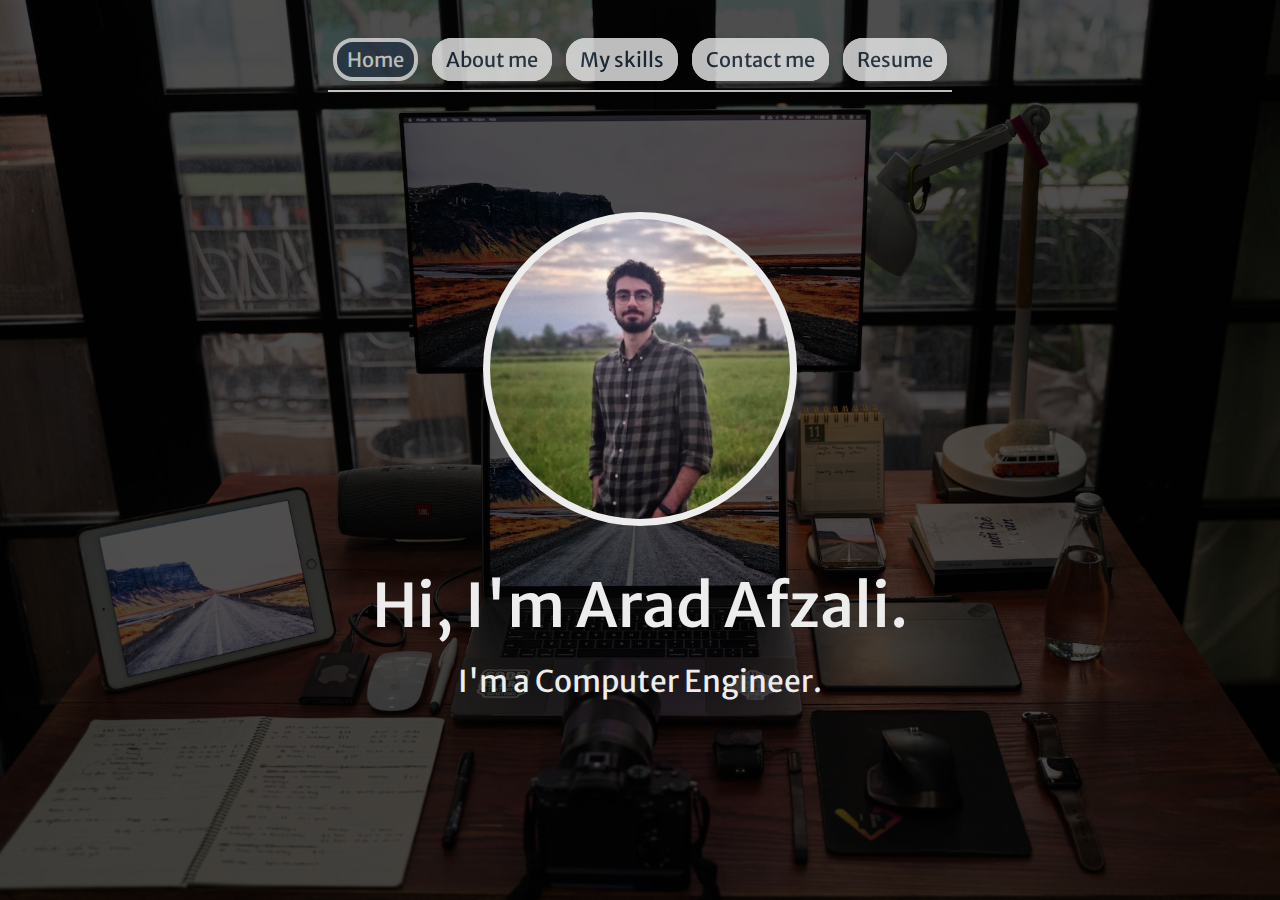
<file: index.html>
<!DOCTYPE html>
<html lang="en">
  <head>
    <meta charset="UTF-8" />
    <meta http-equiv="X-UA-Compatible" content="IE=edge" />
    <meta name="viewport" content="width=device-width, initial-scale=1.0" />
    <meta
      name="keywords"
      content="Arad Afzali, Computer Engineer, Arad Haji Ali Afzali"
    />
    <meta name="description" content="personal website , biography" />
    <meta name="author" content="Arad Afzali" />
    <link rel="stylesheet" href="style.css" />

    <link rel="preconnect" href="https://fonts.googleapis.com" />
    <link rel="preconnect" href="https://fonts.gstatic.com" crossorigin />
    <link
      href="https://fonts.googleapis.com/css2?family=Merriweather&family=Merriweather+Sans:wght@400;500&display=swap"
      rel="stylesheet"
    />
    <title>Arad Afzali - Home</title>
    <link rel="icon" href="./pictures/logo.png">
  </head>
  <body>
    <header>
      <div class="HeaderContainer">
        <nav>
          <ul>
            <li>
              <a class="active" href="index.html"><span>Home</span></a>
            </li>
            <li>
              <a href="aboutme.html"><span>About me</span></a>
            </li>
            <li>
              <a href="skills.html"><span>My skills</span></a>
            </li>
            <li>
              <a href="contact.html"><span>Contact me</span></a>
            </li>
            <li>
              <a href="resume.html"><span>Resume</span></a>
            </li>
          </ul>
        </nav>
      </div>
    </header>
    <main>
      <div class="MainContainer">
        <div class="ProfilePhoto">
          <div class="Image">
            <img src="./pictures/profilephoto.jpg" alt="" />
          </div>
        </div>
        <div class="FirstText">
          <div class="text">
            <h1>Hi, I'm Arad Afzali.</h1>
          </div>
        </div>
        <div class="SecondText">
          <div class="text">
            <h2>I'm a Computer Engineer.</h2>
          </div>
        </div>
      </div>
    </main>
  </body>
</html>
</file>
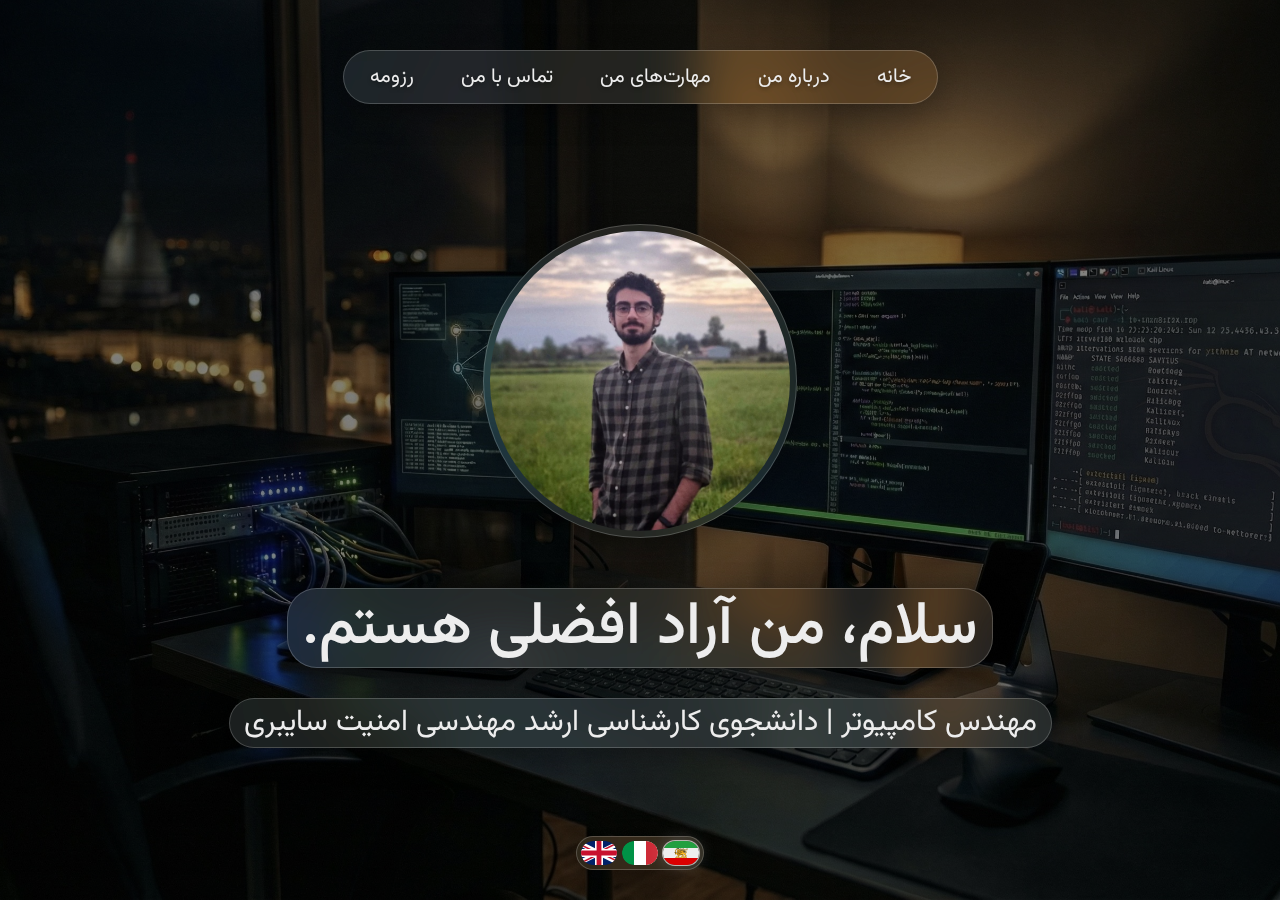
<file: fa/index.html>
<!DOCTYPE html>
<html lang="fa" dir="rtl">
  <head>
    <meta charset="UTF-8" />
    <meta http-equiv="X-UA-Compatible" content="IE=edge" />
    <meta name="viewport" content="width=device-width, initial-scale=1.0" />
    <meta
      name="keywords"
      content="آراد افضلی, مهندس کامپیوتر, آراد حاجی علی افضلی, مهندسی امنیت سایبری"
    />
    <meta name="description" content="وب سایت شخصی، بیوگرافی" />
    <meta name="author" content="آراد افضلی" />
    
    <!-- Open Graph / Facebook -->
    <meta property="og:type" content="website" />
    <meta property="og:url" content="https://aradafzali.com/fa/" />
    <meta property="og:title" content="آراد افضلی - مهندس کامپیوتر" />
    <meta property="og:description" content="دانشجوی کارشناسی ارشد مهندسی امنیت سایبری. علاقه‌مند به سیستم‌های امن و راهکارهای فناوری نوآورانه." />
    <meta property="og:image" content="https://aradafzali.com/pictures/profilephoto.jpg" />
    
    <!-- Twitter -->
    <meta property="twitter:card" content="summary_large_image" />
    <meta property="twitter:url" content="https://aradafzali.com/fa/" />
    <meta property="twitter:title" content="آراد افضلی - مهندس کامپیوتر" />
    <meta property="twitter:description" content="دانشجوی کارشناسی ارشد مهندسی امنیت سایبری. علاقه‌مند به سیستم‌های امن و راهکارهای فناوری نوآورانه." />
    <meta property="twitter:image" content="https://aradafzali.com/pictures/profilephoto.jpg" />
    
    <!-- Preload critical resources -->
    <link rel="preload" href="../style.min.css" as="style" />
    <link rel="preload" href="../pictures/profilephoto.jpg" as="image" />
    <link rel="preload" href="../components.js" as="script" />
    <link rel="preload" href="../activePage.js" as="script" />
    
    <link rel="stylesheet" href="../style.min.css" />

    <!-- DNS prefetch for external resources -->
    <link rel="dns-prefetch" href="https://fonts.googleapis.com" />
    <link rel="preconnect" href="https://fonts.gstatic.com" crossorigin />
    <link
      href="https://fonts.googleapis.com/css2?family=Merriweather&family=Merriweather+Sans:wght@400;500&family=Vazirmatn:wght@400;500&display=swap"
      rel="stylesheet"
    />
    <title>آراد افضلی - خانه</title>
    <link rel="icon" href="../pictures/logo.png">
    <link rel="apple-touch-icon" href="../pictures/logo.png">
    <link rel="manifest" href="../manifest.json">
  </head>
  <body>
    <noscript>
      <style>
        .noscript-warning{position:fixed;top:0;left:0;right:0;background:#ff9800;color:#000;padding:10px;text-align:center;z-index:10000;font-family:sans-serif;}
      </style>
      <div class="noscript-warning">جاوااسکریپت برای ناوبری ضروری است. لطفاً جاوااسکریپت را فعال کنید.</div>
    </noscript>
    <div id="language-toggle"></div>
    <div id="navigation"></div>
    <main id="main-content" role="main">
      <div class="MainContainer">
        <div class="ProfilePhoto">
          <div class="Image">
            <img src="../pictures/profilephoto.jpg" alt="آراد افضلی" fetchpriority="high" loading="eager" width="300" height="300" />
          </div>
        </div>
        <div class="FirstText">
          <h1>سلام، من آراد افضلی هستم.</h1>
        </div>
        <div class="SecondText">
          <h2>مهندس کامپیوتر | دانشجوی کارشناسی ارشد مهندسی امنیت سایبری</h2>
        </div>
      </div>
    </main>
    <script src="../components.js"></script>
    <script src="../activePage.js" defer></script>
  </body>
</html>
</file>
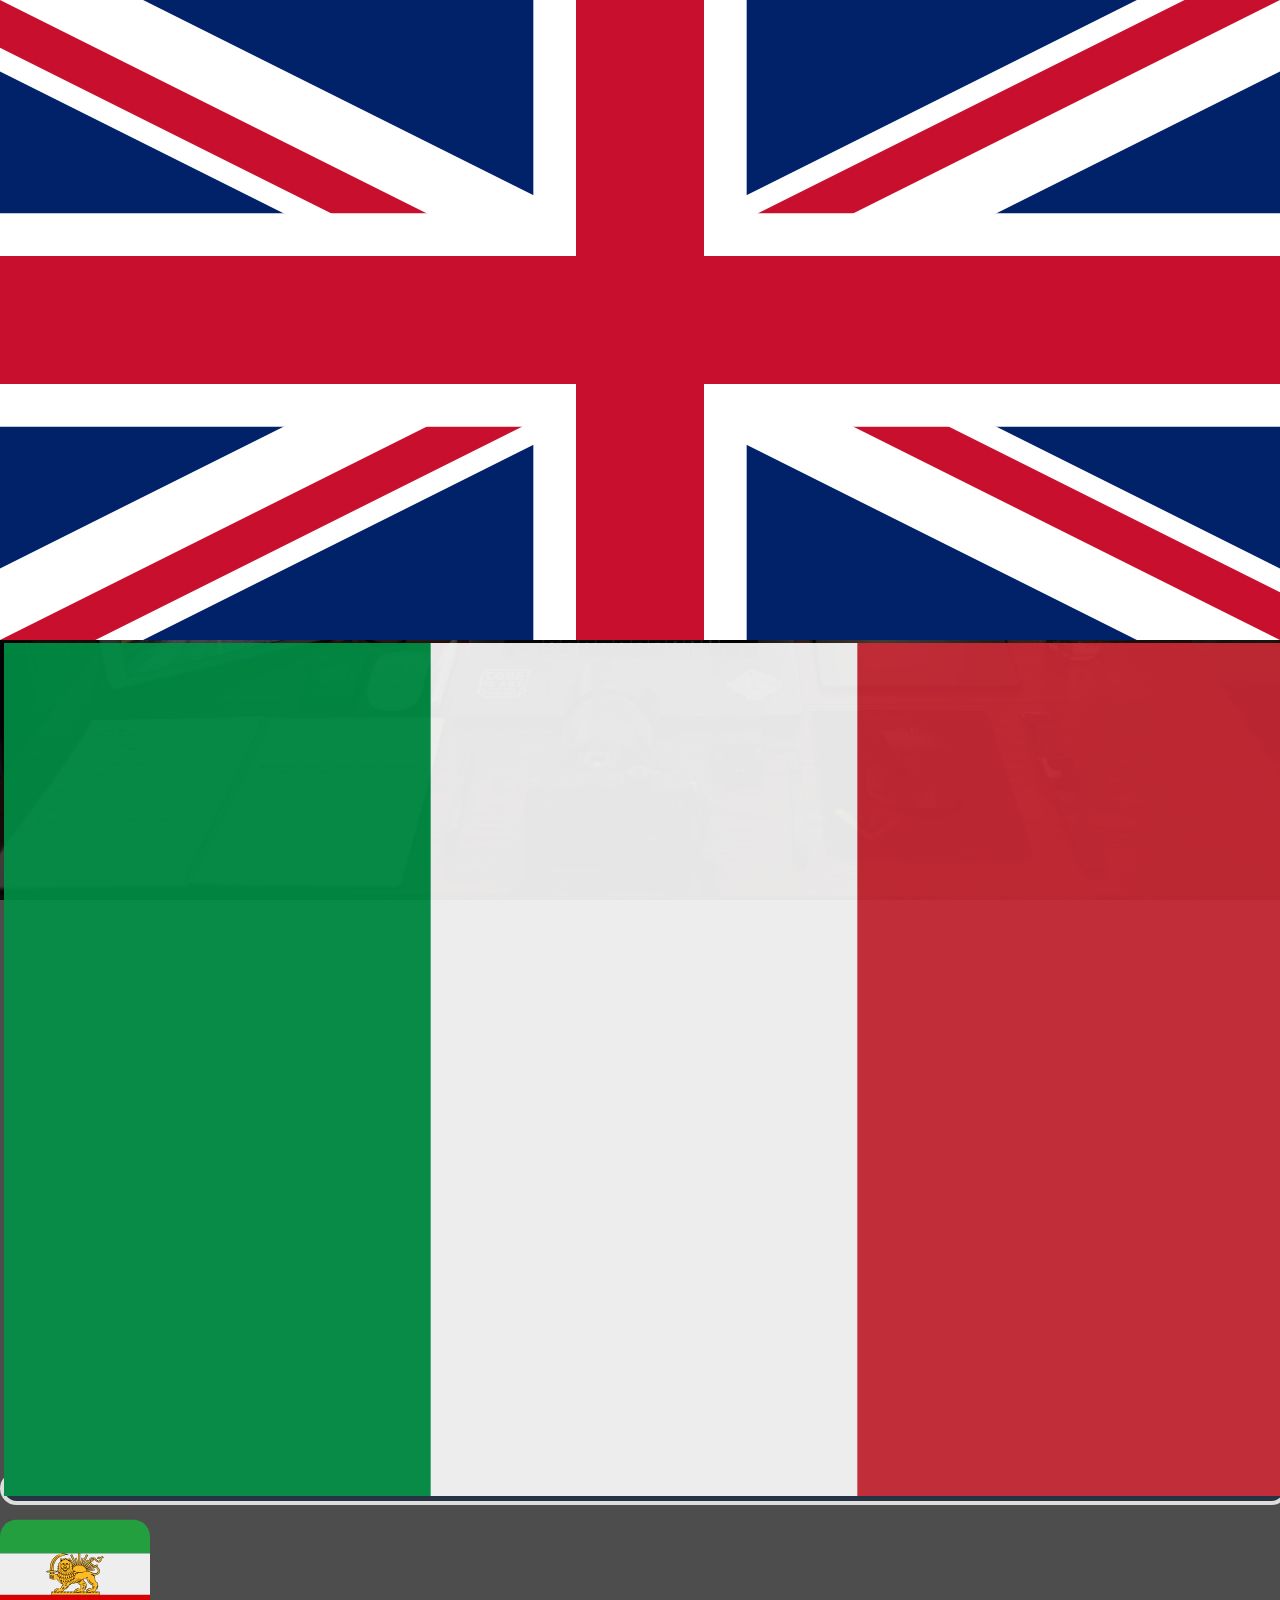
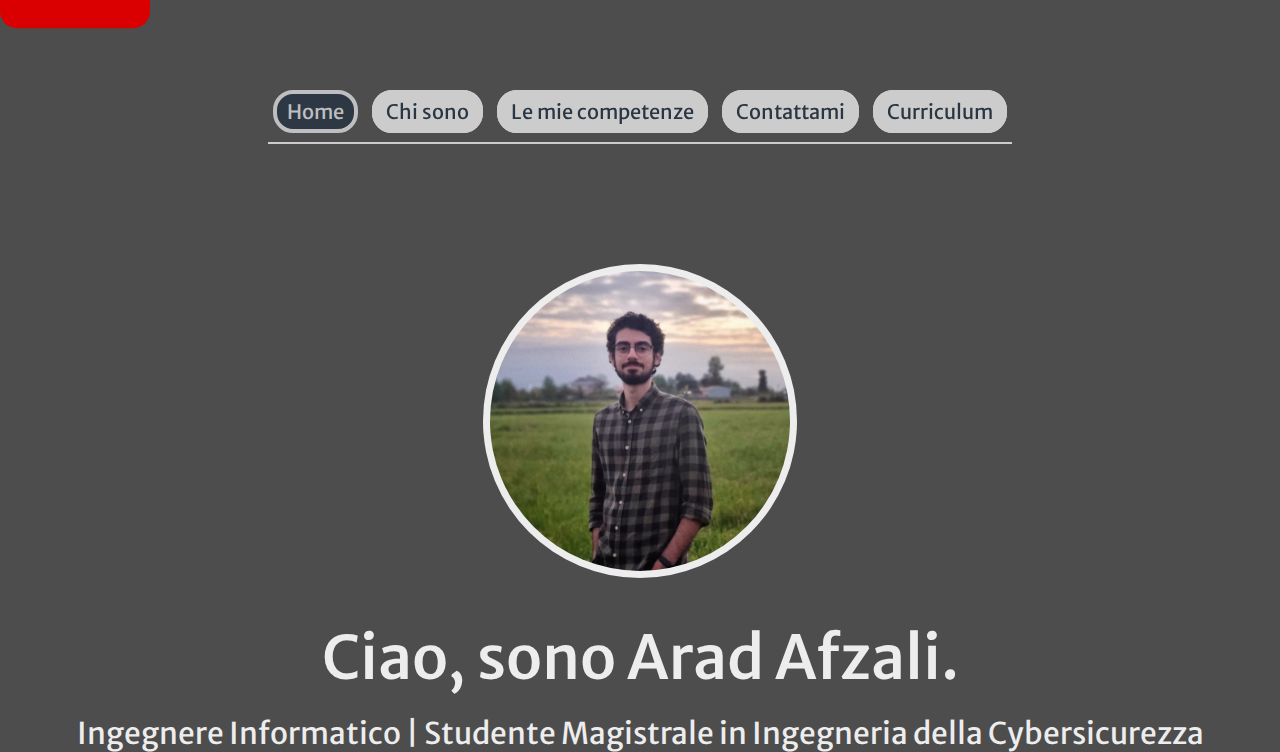
<file: it/index.html>
<!DOCTYPE html>
<html lang="it">
  <head>
    <meta charset="UTF-8" />
    <meta http-equiv="X-UA-Compatible" content="IE=edge" />
    <meta name="viewport" content="width=device-width, initial-scale=1.0" />
    <meta
      name="keywords"
      content="Arad Afzali, Ingegnere Informatico, Arad Haji Ali Afzali, Ingegneria della Cybersicurezza"
    />
    <meta name="description" content="sito web personale, biografia" />
    <meta name="author" content="Arad Afzali" />
    <link rel="stylesheet" href="../style.css" />

    <link rel="preconnect" href="https://fonts.googleapis.com" />
    <link rel="preconnect" href="https://fonts.gstatic.com" crossorigin />
    <link
      href="https://fonts.googleapis.com/css2?family=Merriweather&family=Merriweather+Sans:wght@400;500&display=swap"
      rel="stylesheet"
    />
    <title>Arad Afzali - Home</title>
    <link rel="icon" href="../pictures/logo.png">
  </head>
  <body>
    <div class="LanguageToggle">
      <div class="toggle-container">
        <a href="../index.html"><img src="../pictures/flag-uk.svg" alt="English"></a>
        <a href="index.html" class="active"><img src="../pictures/flag-italy.svg" alt="Italian"></a>
        <a href="../fa/index.html"><img src="../pictures/flag-iran.svg" alt="Persian"></a>
      </div>
    </div>
    <header>
      <div class="HeaderContainer">
        <nav>
          <ul>
            <li>
              <a class="active" href="index.html"><span>Home</span></a>
            </li>
            <li>
              <a href="aboutme.html"><span>Chi sono</span></a>
            </li>
            <li>
              <a href="skills.html"><span>Le mie competenze</span></a>
            </li>
            <li>
              <a href="contact.html"><span>Contattami</span></a>
            </li>
            <li>
              <a href="resume.html"><span>Curriculum</span></a>
            </li>
          </ul>
        </nav>
      </div>
    </header>
    <main>
      <div class="MainContainer">
        <div class="ProfilePhoto">
          <div class="Image">
            <img src="../pictures/profilephoto.jpg" alt="Arad Afzali" fetchpriority="high" loading="eager"/>
          </div>
        </div>
        <div class="FirstText">
          <div class="text">
            <h1>Ciao, sono Arad Afzali.</h1>
          </div>
        </div>
        <div class="SecondText">
          <div class="text">
            <h2>Ingegnere Informatico | Studente Magistrale in Ingegneria della Cybersicurezza</h2>
          </div>
        </div>
      </div>
    </main>
  </body>
</html>
</file>
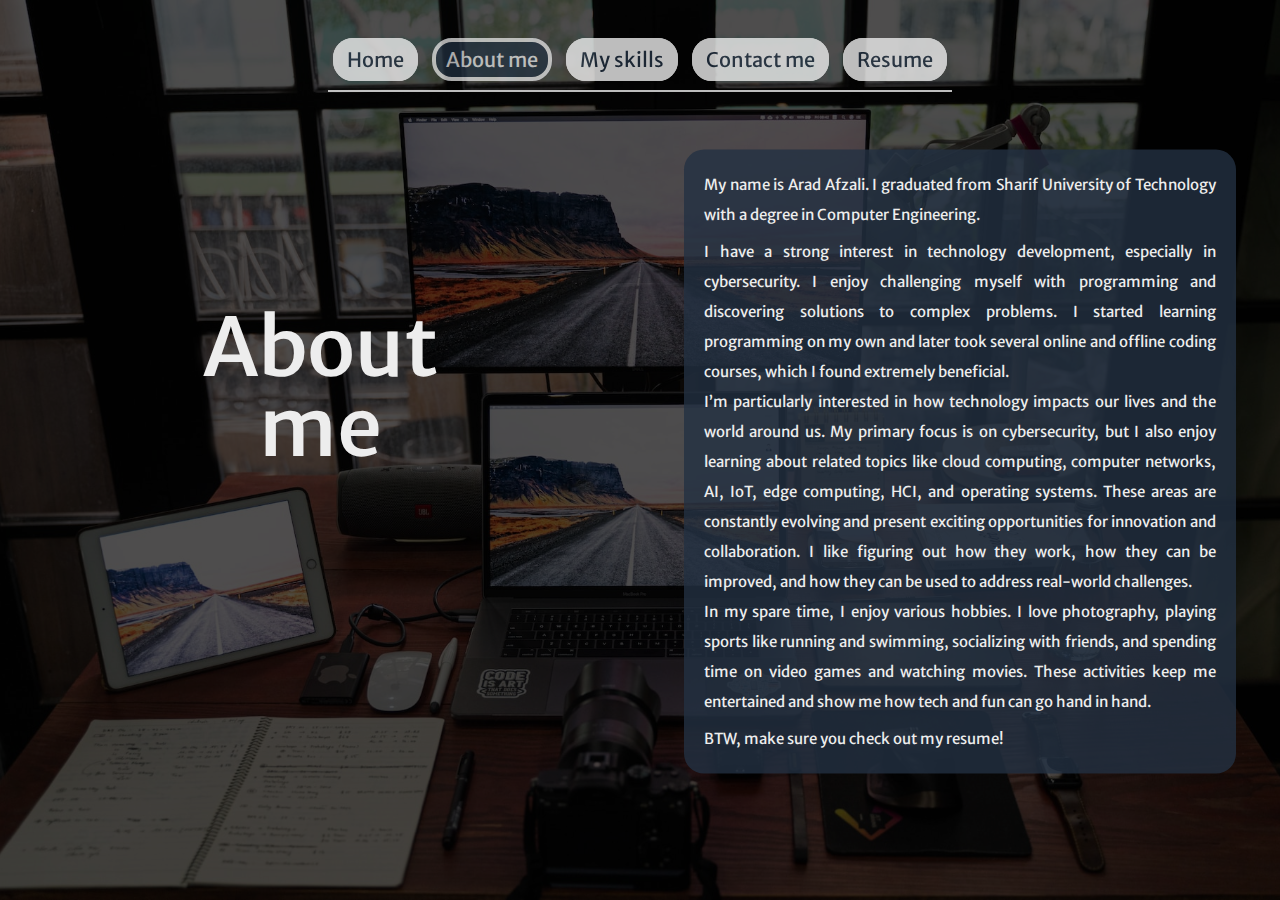
<file: aboutme.html>
<!DOCTYPE html>
<html lang="en">
  <head>
    <meta charset="UTF-8" />
    <meta http-equiv="X-UA-Compatible" content="IE=edge" />
    <meta name="viewport" content="width=device-width, initial-scale=1.0" />
    <link rel="stylesheet" href="style.css" />

    <link rel="preconnect" href="https://fonts.googleapis.com" />
    <link rel="preconnect" href="https://fonts.gstatic.com" crossorigin />
    <link
      href="https://fonts.googleapis.com/css2?family=Merriweather&family=Merriweather+Sans:wght@400;500&display=swap"
      rel="stylesheet"
    />
    <title>Arad Afzali - About me</title>
    <link rel="icon" href="./pictures/logo.png">

  </head>
  <body>
    <header>
      <div class="HeaderContainer">
        <nav>
          <ul>
            <li>
              <a href="index.html"><span>Home</span></a>
            </li>
            <li>
              <a class="active" href="aboutme.html"><span>About me</span></a>
            </li>
            <li>
              <a href="skills.html"><span>My skills</span></a>
            </li>
            <li>
              <a href="contact.html"><span>Contact me</span></a>
            </li>
            <li>
              <a href="resume.html"><span>Resume</span></a>
            </li>
          </ul>
        </nav>
      </div>
    </header>
    <main>
      <div class="MainContainer">
        <div class="Cols">
          <div class="ColTitle">
            <h1>
              About <br />
              me
            </h1>
          </div>
          <div class="ColRight">
            <div class="ColText">
              <p style="padding-bottom: 7px; text-align: justify;">
                My name is Arad Afzali. I graduated from Sharif University of Technology with a degree in Computer Engineering.
              </p>
              <p style="padding-bottom: 7px; text-align: justify;">
                I have a strong interest in technology development, especially in cybersecurity. I enjoy challenging myself with programming and discovering solutions to complex problems. I started learning programming on my own and later took several online and offline coding courses, which I found extremely beneficial.
                <br>
                I’m particularly interested in how technology impacts our lives and the world around us. My primary focus is on cybersecurity, but I also enjoy learning about related topics like cloud computing, computer networks, AI, IoT, edge computing, HCI, and operating systems. These areas are constantly evolving and present exciting opportunities for innovation and collaboration. I like figuring out how they work, how they can be improved, and how they can be used to address real-world challenges.
                <br>
                In my spare time, I enjoy various hobbies. I love photography, playing sports like running and swimming, socializing with friends, and spending time on video games and watching movies. These activities keep me entertained and show me how tech and fun can go hand in hand.
              </p>
              <p>BTW, make sure you check out my resume!</p>
            </div>

          </div>
        </div>
      </div>
    </main>
  </body>
</html>
</file>
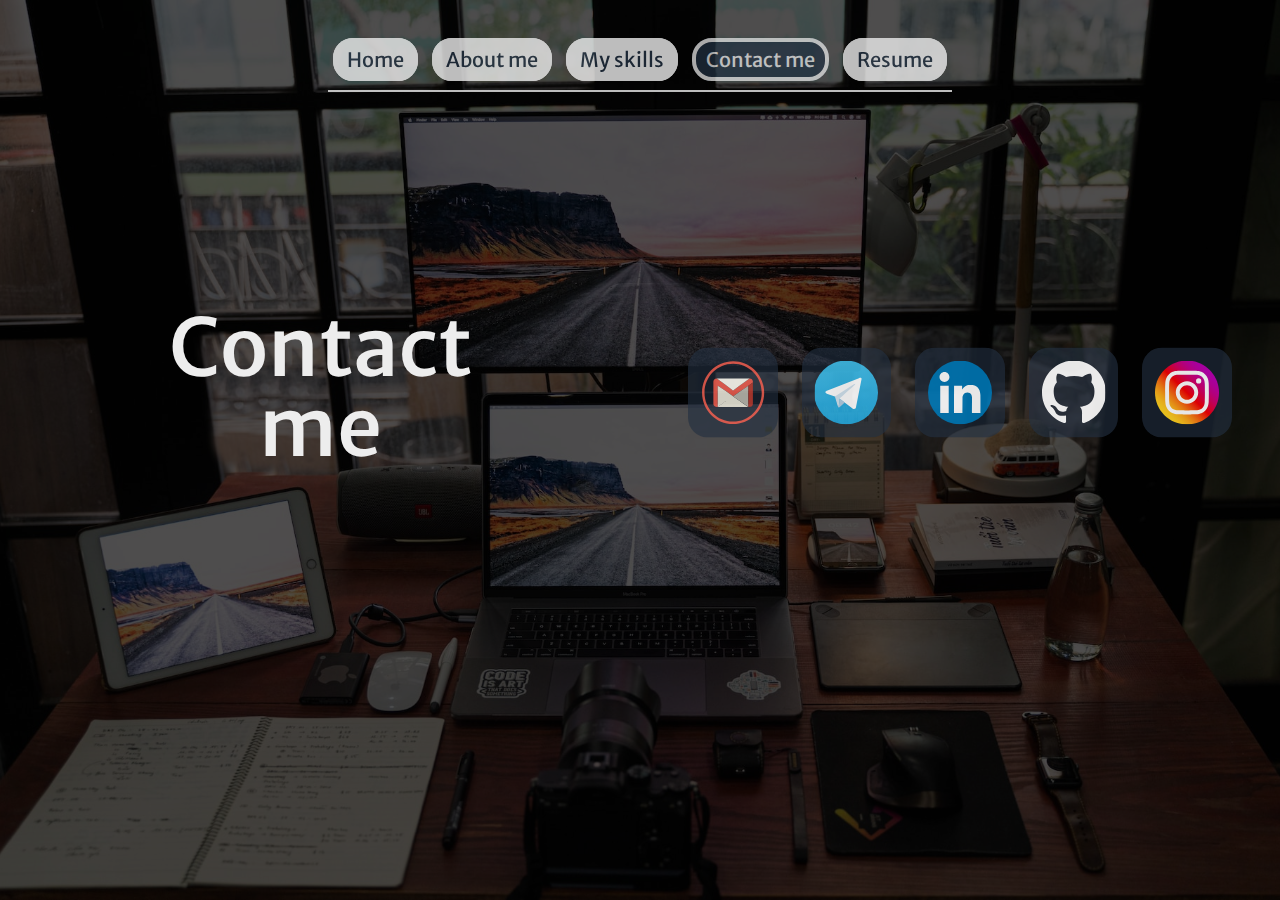
<file: contact.html>
<!DOCTYPE html>
<html lang="en">
  <head>
    <meta charset="UTF-8" />
    <meta http-equiv="X-UA-Compatible" content="IE=edge" />
    <meta name="viewport" content="width=device-width, initial-scale=1.0" />
    <link rel="stylesheet" href="style.css" />

    <link rel="preconnect" href="https://fonts.googleapis.com" />
    <link rel="preconnect" href="https://fonts.gstatic.com" crossorigin />
    <link
      href="https://fonts.googleapis.com/css2?family=Merriweather&family=Merriweather+Sans:wght@400;500&display=swap"
      rel="stylesheet"
    />
    <title>Arad Afzali - Contact</title>
    <link rel="icon" href="./pictures/logo.png">

  </head>
  <body>
    <header>
      <div class="HeaderContainer">
        <nav>
          <ul>
            <li>
              <a href="index.html"><span>Home</span></a>
            </li>
            <li >
              <a href="aboutme.html"><span>About me</span></a>
            </li>
            <li>
              <a href="skills.html"><span>My skills</span></a>
            </li>
            <li>
              <a class="active" href="contact.html"><span>Contact me</span></a>
            </li>
            <li>
              <a href="resume.html"><span>Resume</span></a>
            </li>
          </ul>
        </nav>
      </div>
    </header>
    <main>
      <div class="MainContainer">
        <div class="Cols">
          <div class="ColTitle">
            <h1>
              Contact <br />
              me
            </h1>
          </div>
          <div class="ColRight2">
            <div class="ColText">
              <div class="SocialContainer">
                <a href="mailto:arad.h.a.afzali@gmail.com"
                  ><img src="./pictures/Gmail.svg" alt=""
                /></a>
                <a href="https://t.me/AradAfzali"
                  ><img src="./pictures/Telegram.svg" alt=""
                /></a>
                <a
                  href="https://www.linkedin.com/in/arad-afzali
                "
                  ><img src="./pictures/Linkedin.svg" alt=""
                /></a>
                <a
                href="https://github.com/Arad-Afzali"
                ><img src="./pictures/github.svg" alt=""
              /></a>
              <a
              href="https://www.instagram.com/arad__afzali/"
              ><img src="./pictures/instagram.svg" alt=""
            /></a>
              </div>
            </div>
          </div>
        </div>
      </div>
    </main>
  </body>
</html>
</file>
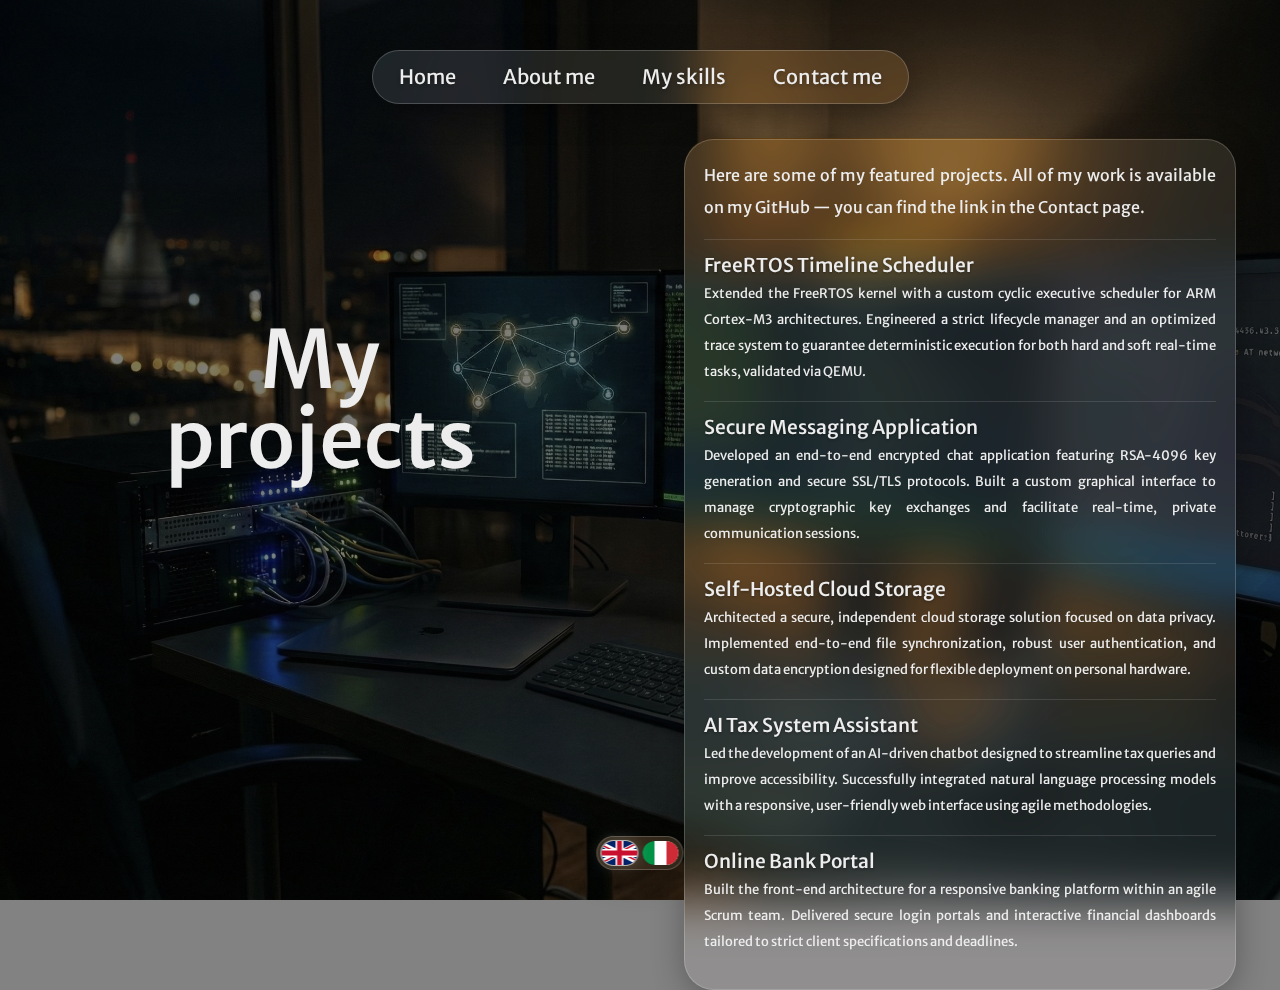
<file: projects.html>
<!DOCTYPE html>
<html lang="en">
  <head>
    <meta charset="UTF-8" />
    <meta http-equiv="X-UA-Compatible" content="IE=edge" />
    <meta name="viewport" content="width=device-width, initial-scale=1.0" />
    <meta name="keywords" content="Arad Afzali, Computer Engineer, Arad Haji Ali Afzali, Projects" />
    <meta name="description" content="Featured projects by Arad Afzali in systems programming, cryptography, and web development." />
    <meta name="author" content="Arad Afzali" />

    <!-- Open Graph / Facebook -->
    <meta property="og:type" content="website" />
    <meta property="og:url" content="https://aradafzali.com/projects.html" />
    <meta property="og:title" content="Projects - Arad Afzali" />
    <meta property="og:description" content="Featured projects by Arad Afzali in systems programming, cryptography, and web development." />
    <meta property="og:image" content="https://aradafzali.com/pictures/profilephoto.jpg" />

    <!-- Twitter -->
    <meta property="twitter:card" content="summary_large_image" />
    <meta property="twitter:url" content="https://aradafzali.com/projects.html" />
    <meta property="twitter:title" content="Projects - Arad Afzali" />
    <meta property="twitter:description" content="Featured projects by Arad Afzali in systems programming, cryptography, and web development." />
    <meta property="twitter:image" content="https://aradafzali.com/pictures/profilephoto.jpg" />

    <!-- Mobile Browser Theme Color -->
    <meta name="theme-color" content="#000000" />
    <meta name="apple-mobile-web-app-capable" content="yes" />
    <meta name="apple-mobile-web-app-status-bar-style" content="black-translucent" />

    <!-- Preload critical resources -->
    <link rel="preload" href="style.min.css" as="style" />
    <link rel="preload" href="components.js" as="script" />
    <link rel="preload" href="activePage.js" as="script" />

    <link rel="stylesheet" href="style.min.css" />

    <!-- DNS prefetch for external resources -->
    <link rel="dns-prefetch" href="https://fonts.googleapis.com" />
    <link rel="preconnect" href="https://fonts.gstatic.com" crossorigin />
    <link
      href="https://fonts.googleapis.com/css2?family=Merriweather&family=Merriweather+Sans:wght@400;500&display=swap"
      rel="stylesheet"
    />
    <title>Arad Afzali - Projects</title>
    <link rel="icon" href="./pictures/logo.png">
    <link rel="apple-touch-icon" href="./pictures/logo.png">
    <link rel="manifest" href="./manifest.json">
  </head>
  <body>
    <noscript>
      <style>
        .noscript-warning{position:fixed;top:0;left:0;right:0;background:#ff9800;color:#000;padding:10px;text-align:center;z-index:10000;font-family:sans-serif;}
      </style>
      <div class="noscript-warning">JavaScript is required for navigation. Please enable JavaScript for the best experience.</div>
    </noscript>
    <div id="language-toggle"></div>
    <div id="navigation"></div>
    <main id="main-content" role="main">
      <div class="MainContainer">
        <div class="Cols">
          <div class="ColTitle">
            <h1>
              My <br />
              projects
            </h1>
          </div>
          <div class="ColRight ColRight--projects">
            <div class="ColText">
              <p class="ProjectsIntro">
                Here are some of my featured projects. All of my work is available on my GitHub — you can find the link in the Contact page.
              </p>

              <div class="ProjectEntry">
                <h3 class="ProjectEntryTitle">FreeRTOS Timeline Scheduler</h3>
                <p>
                  Extended the FreeRTOS kernel with a custom cyclic executive scheduler for ARM Cortex-M3 architectures. Engineered a strict lifecycle manager and an optimized trace system to guarantee deterministic execution for both hard and soft real-time tasks, validated via QEMU.
                </p>
              </div>

              <div class="ProjectEntry">
                <h3 class="ProjectEntryTitle">Secure Messaging Application</h3>
                <p>
                  Developed an end-to-end encrypted chat application featuring RSA-4096 key generation and secure SSL/TLS protocols. Built a custom graphical interface to manage cryptographic key exchanges and facilitate real-time, private communication sessions.
                </p>
              </div>

              <div class="ProjectEntry">
                <h3 class="ProjectEntryTitle">Self-Hosted Cloud Storage</h3>
                <p>
                  Architected a secure, independent cloud storage solution focused on data privacy. Implemented end-to-end file synchronization, robust user authentication, and custom data encryption designed for flexible deployment on personal hardware.
                </p>
              </div>

              <div class="ProjectEntry">
                <h3 class="ProjectEntryTitle">AI Tax System Assistant</h3>
                <p>
                  Led the development of an AI-driven chatbot designed to streamline tax queries and improve accessibility. Successfully integrated natural language processing models with a responsive, user-friendly web interface using agile methodologies.
                </p>
              </div>

              <div class="ProjectEntry">
                <h3 class="ProjectEntryTitle">Online Bank Portal</h3>
                <p>
                  Built the front-end architecture for a responsive banking platform within an agile Scrum team. Delivered secure login portals and interactive financial dashboards tailored to strict client specifications and deadlines.
                </p>
              </div>
            </div>
          </div>
        </div>
      </div>
    </main>
    <script src="components.js"></script>
    <script src="activePage.js" defer></script>
  </body>
</html>
</file>
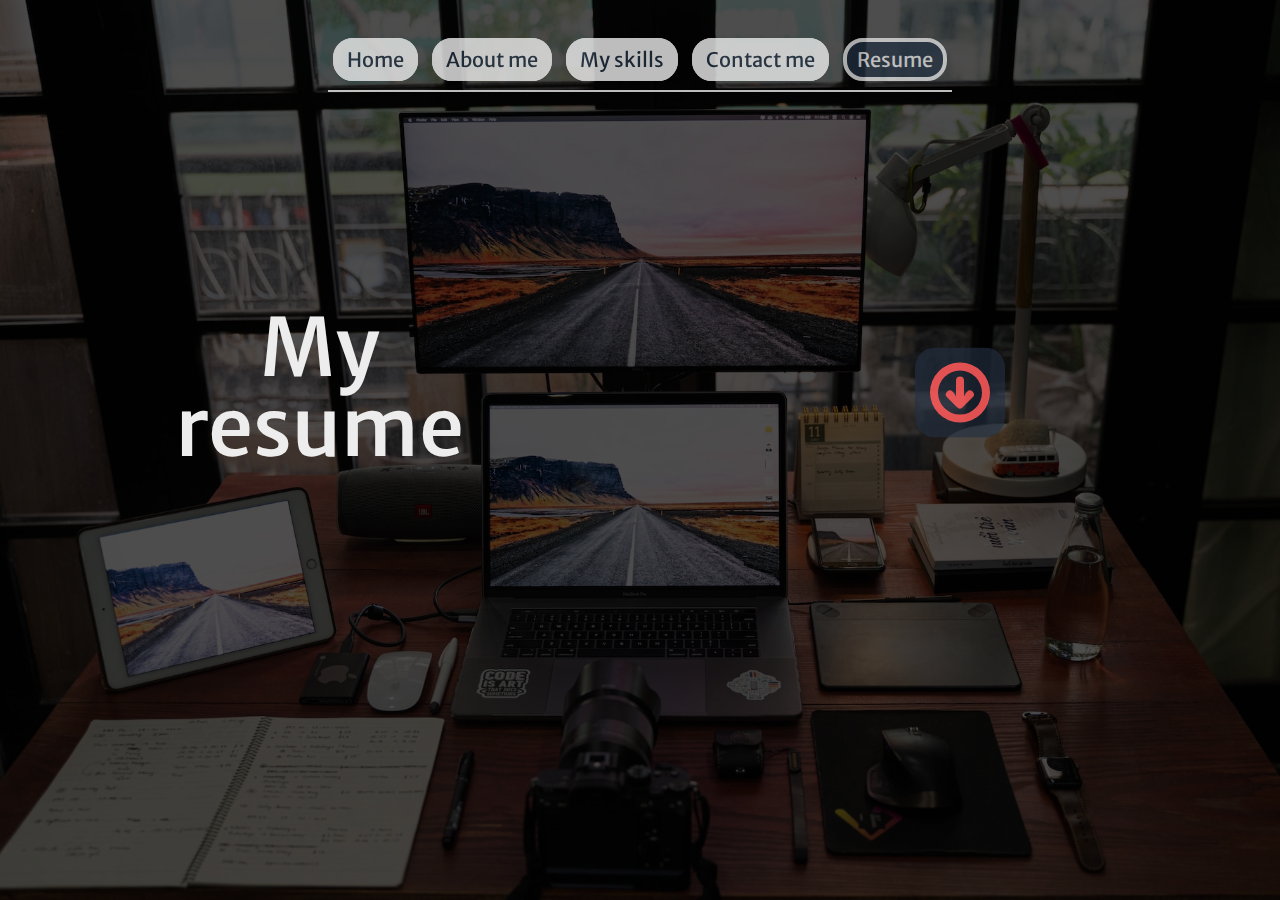
<file: resume.html>
<!DOCTYPE html>
<html lang="en">
  <head>
    <meta charset="UTF-8" />
    <meta http-equiv="X-UA-Compatible" content="IE=edge" />
    <meta name="viewport" content="width=device-width, initial-scale=1.0" />
    <meta
      name="keywords"
      content="Arad Afzali, Computer Engineer, Arad Haji Ali Afzali"
    />
    <meta name="description" content="personal website , biography" />
    <meta name="author" content="Arad Afzali" />
    <link rel="stylesheet" href="style.css" />

    <link rel="preconnect" href="https://fonts.googleapis.com" />
    <link rel="preconnect" href="https://fonts.gstatic.com" crossorigin />
    <link
      href="https://fonts.googleapis.com/css2?family=Merriweather&family=Merriweather+Sans:wght@400;500&display=swap"
      rel="stylesheet"
    />
    <title>Arad Afzali - Resume</title>
    <link rel="icon" href="./pictures/logo.png">

  </head>
  <body>
    <header>
      <div class="HeaderContainer">
        <nav>
          <ul>
            <li>
              <a href="index.html"><span>Home</span></a>
            </li>
            <li>
              <a href="aboutme.html"><span>About me</span></a>
            </li>
            <li>
              <a href="skills.html"><span>My skills</span></a>
            </li>
            <li>
              <a href="contact.html"><span>Contact me</span></a>
            </li>
            <li>
              <a class="active" href="#"><span>Resume</span></a>
            </li>
          </ul>
        </nav>
      </div>
    </header>
    <main>
      <div class="MainContainer">
        <div class="Cols">
          <div class="ColTitle">
            <h1>
              My <br />
              resume
            </h1>
          </div>
          <div class="ColRight2">
            <div class="ColText">
              <div class="SocialContainer" id="resume">
                <a href="./download/resume.pdf" download=""
                  ><img src="./pictures/download.svg" alt=""
                /></a>

              </div>
            </div>
          </div>
        </div>
      </div>
    </main>
  </body>
</html>
</file>
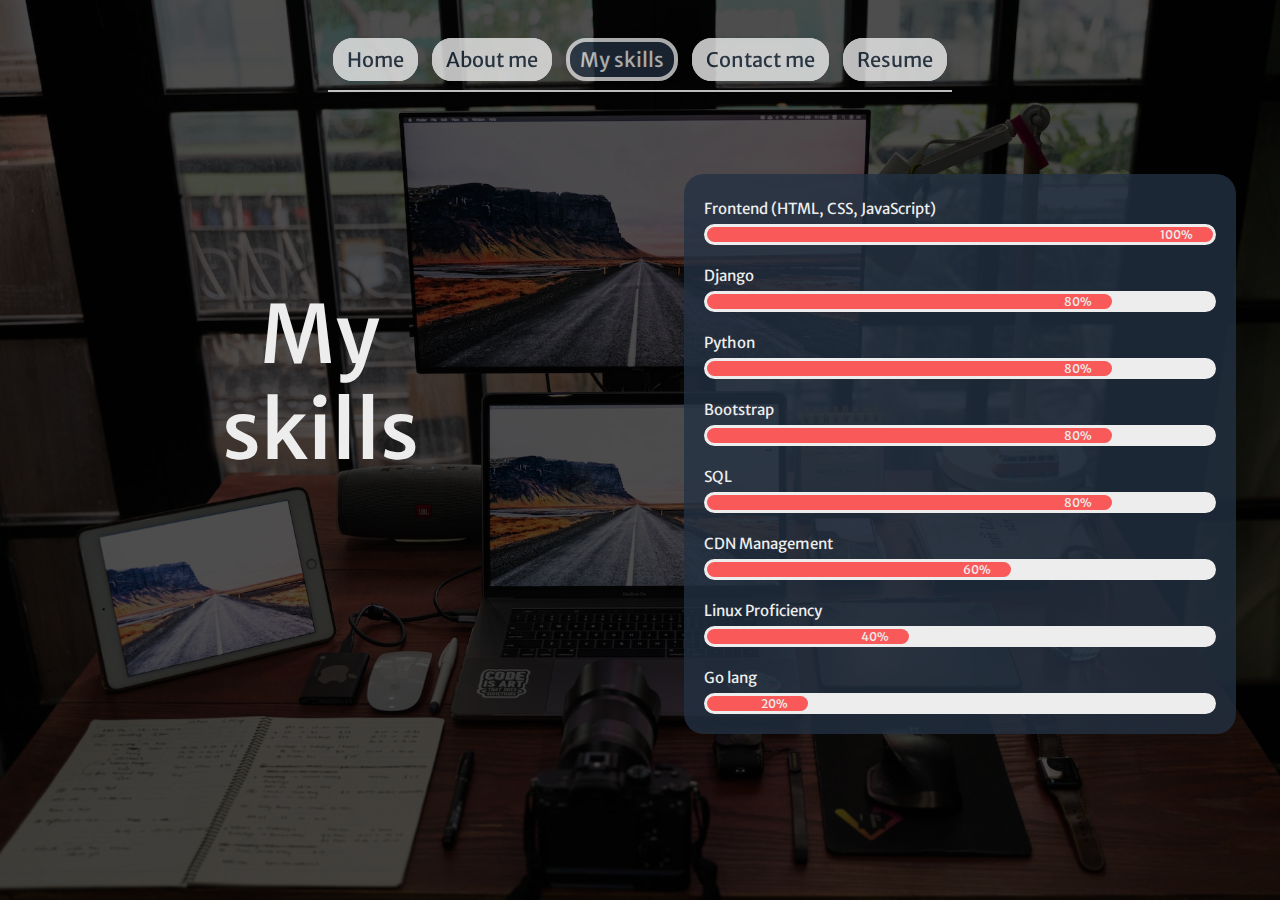
<file: skills.html>
<!DOCTYPE html>
<html lang="en">
  <head>
    <meta charset="UTF-8" />
    <meta http-equiv="X-UA-Compatible" content="IE=edge" />
    <meta name="viewport" content="width=device-width, initial-scale=1.0" />
    <meta
      name="keywords"
      content="Arad Afzali, Computer Engineer, Arad Haji Ali Afzali"
    />
    <meta name="description" content="personal website , biography" />
    <meta name="author" content="Arad Afzali" />
    <link rel="stylesheet" href="style.css" />

    <link rel="preconnect" href="https://fonts.googleapis.com" />
    <link rel="preconnect" href="https://fonts.gstatic.com" crossorigin />
    <link
      href="https://fonts.googleapis.com/css2?family=Merriweather&family=Merriweather+Sans:wght@400;500&display=swap"
      rel="stylesheet"
    />
    <title>Arad Afzali - Skills</title>
    <link rel="icon" href="./pictures/logo.png">

  </head>
  <body>
    <header>
      <div class="HeaderContainer">
        <nav>
          <ul>
            <li>
              <a href="index.html"><span>Home</span></a>
            </li>
            <li>
              <a href="aboutme.html"><span>About me</span></a>
            </li>
            <li>
              <a class="active" href="skills.html"><span>My skills</span></a>
            </li>
            <li>
              <a href="contact.html"><span>Contact me</span></a>
            </li>
            <li>
              <a href="#"><span>Resume</span></a>
            </li>
          </ul>
        </nav>
      </div>
    </header>
    <main>
      <div class="MainContainer">
        <div class="Cols">
          <div class="ColTitle">
            <h1 id="myskills">
              My <br />
              skills
            </h1>
          </div>
          <div class="ColRight">
            <div class="ColText" style="margin-top: 20px">
              <div class="Container">
                <div class="bars">
                  <div class="element">
                    <p>Frontend (HTML, CSS, JavaScript)</p>
                    <div id="progressbar">
                      <div style="width: 100%"><span>100%</span></div>
                    </div>
                  </div>
                  <br />
                  <div class="element">
                    <p>Django</p>
                    <div id="progressbar">
                      <div style="width: 80%"><span>80%</span></div>
                    </div>
                  </div>
                  <br />
                  <div class="element">
                    <p>Python</p>
                    <div id="progressbar">
                      <div style="width: 80%"><span>80%</span></div>
                    </div>
                  </div>
                  <br />
                  <div class="element">
                    <p>Bootstrap</p>
                    <div id="progressbar">
                      <div style="width: 80%"><span>80%</span></div>
                    </div>
                  </div>
                  <br />
                  <div class="element">
                    <p>SQL</p>
                    <div id="progressbar">
                      <div style="width: 80%"><span>80%</span></div>
                    </div>
                  </div>
                  <br />
                  <div class="element">
                    <p>CDN Management</p>
                    <div id="progressbar">
                      <div style="width: 60%"><span>60%</span></div>
                    </div>
                  </div>
                  <br />

                  <div class="element">
                    <p>Linux Proficiency</p>
                    <div id="progressbar">
                      <div style="width: 40%"><span>40%</span></div>
                    </div>
                  </div>
                  <br />

                  <div class="element">
                    <p>Go lang</p>
                    <div id="progressbar">
                      <div style="width: 20%"><span>20%</span></div>
                    </div>
                  </div>
                </div>
              </div>
            </div>
          </div>
        </div>
      </div>
    </main>
  </body>
</html>
</file>
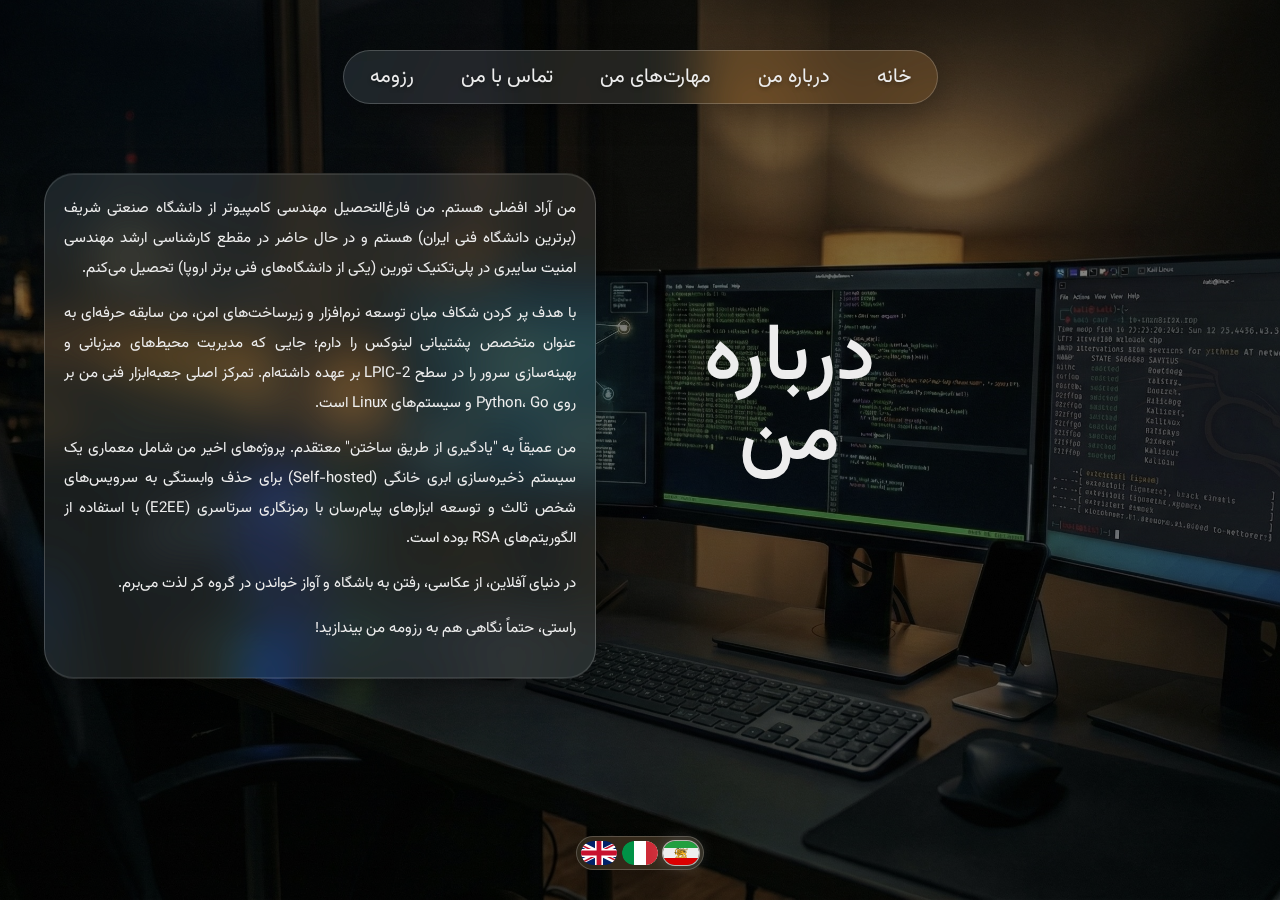
<file: fa/aboutme.html>
<!DOCTYPE html>
<html lang="fa" dir="rtl">
  <head>
    <meta charset="UTF-8" />
    <meta http-equiv="X-UA-Compatible" content="IE=edge" />
    <meta name="viewport" content="width=device-width, initial-scale=1.0" />
    <meta name="keywords" content="آراد افضلی, مهندس کامپیوتر, آراد حاجی علی افضلی, مهندسی امنیت سایبری" />
    <meta name="description" content="وب سایت شخصی، بیوگرافی" />
    <meta name="author" content="آراد افضلی" />
    
    <!-- Open Graph / Facebook -->
    <meta property="og:type" content="website" />
    <meta property="og:url" content="https://aradafzali.com/fa/aboutme.html" />
    <meta property="og:title" content="درباره من - آراد افضلی" />
    <meta property="og:description" content="بیشتر درباره سوابق، تحصیلات و مسیر من در مهندسی کامپیوتر و امنیت سایبری بدانید." />
    <meta property="og:image" content="https://aradafzali.com/pictures/profilephoto.jpg" />
    
    <!-- Twitter -->
    <meta property="twitter:card" content="summary_large_image" />
    <meta property="twitter:url" content="https://aradafzali.com/fa/aboutme.html" />
    <meta property="twitter:title" content="درباره من - آراد افضلی" />
    <meta property="twitter:description" content="بیشتر درباره سوابق، تحصیلات و مسیر من در مهندسی کامپیوتر و امنیت سایبری بدانید." />
    <meta property="twitter:image" content="https://aradafzali.com/pictures/profilephoto.jpg" />
    
    <!-- Preload critical resources -->
    <link rel="preload" href="../style.min.css" as="style" />
    <link rel="preload" href="../components.js" as="script" />
    <link rel="preload" href="../activePage.js" as="script" />
    
    <link rel="stylesheet" href="../style.min.css" />
    
    <!-- DNS prefetch for external resources -->
    <link rel="dns-prefetch" href="https://fonts.googleapis.com" />
    <link rel="preconnect" href="https://fonts.gstatic.com" crossorigin />
    <link
      href="https://fonts.googleapis.com/css2?family=Merriweather&family=Merriweather+Sans:wght@400;500&family=Vazirmatn:wght@400;500&display=swap"
      rel="stylesheet"
    />
    <title>آراد افضلی - درباره من</title>
    <link rel="icon" href="../pictures/logo.png">
  </head>
  <body>
    <div id="language-toggle"></div>
    <div id="navigation"></div>
    <main id="main-content" role="main">
      <div class="MainContainer">
        <div class="Cols">
          <div class="ColRight">
            <div class="ColText">
              <p>
                من آراد افضلی هستم. من فارغ‌التحصیل مهندسی کامپیوتر از دانشگاه صنعتی شریف (برترین دانشگاه فنی ایران) هستم و در حال حاضر در مقطع کارشناسی ارشد مهندسی امنیت سایبری در پلی‌تکنیک تورین (یکی از دانشگاه‌های فنی برتر اروپا) تحصیل می‌کنم.
              </p>
              <p>
                با هدف پر کردن شکاف میان توسعه نرم‌افزار و زیرساخت‌های امن، من سابقه حرفه‌ای به عنوان متخصص پشتیبانی لینوکس را دارم؛ جایی که مدیریت محیط‌های میزبانی و بهینه‌سازی سرور را در سطح LPIC-2 بر عهده داشته‌ام. تمرکز اصلی جعبه‌ابزار فنی من بر روی Python، Go و سیستم‌های Linux است.
              </p>
              <p>
                من عمیقاً به "یادگیری از طریق ساختن" معتقدم. پروژه‌های اخیر من شامل معماری یک سیستم ذخیره‌سازی ابری خانگی (Self-hosted) برای حذف وابستگی به سرویس‌های شخص ثالث و توسعه ابزارهای پیام‌رسان با رمزنگاری سرتاسری (E2EE) با استفاده از الگوریتم‌های RSA بوده است.
              </p>
              <p>
                در دنیای آفلاین، از عکاسی، رفتن به باشگاه و آواز خواندن در گروه کر لذت می‌برم.
              </p>
              <p>راستی، حتماً نگاهی هم به رزومه من بیندازید!</p>
            </div>

          </div>
          <div class="ColTitle">
            <h1>
              درباره <br />
              من
            </h1>
          </div>
        </div>
      </div>
    </main>
    <script src="../components.js"></script>
    <script src="../activePage.js" defer></script>
  </body>
</html>
</file>
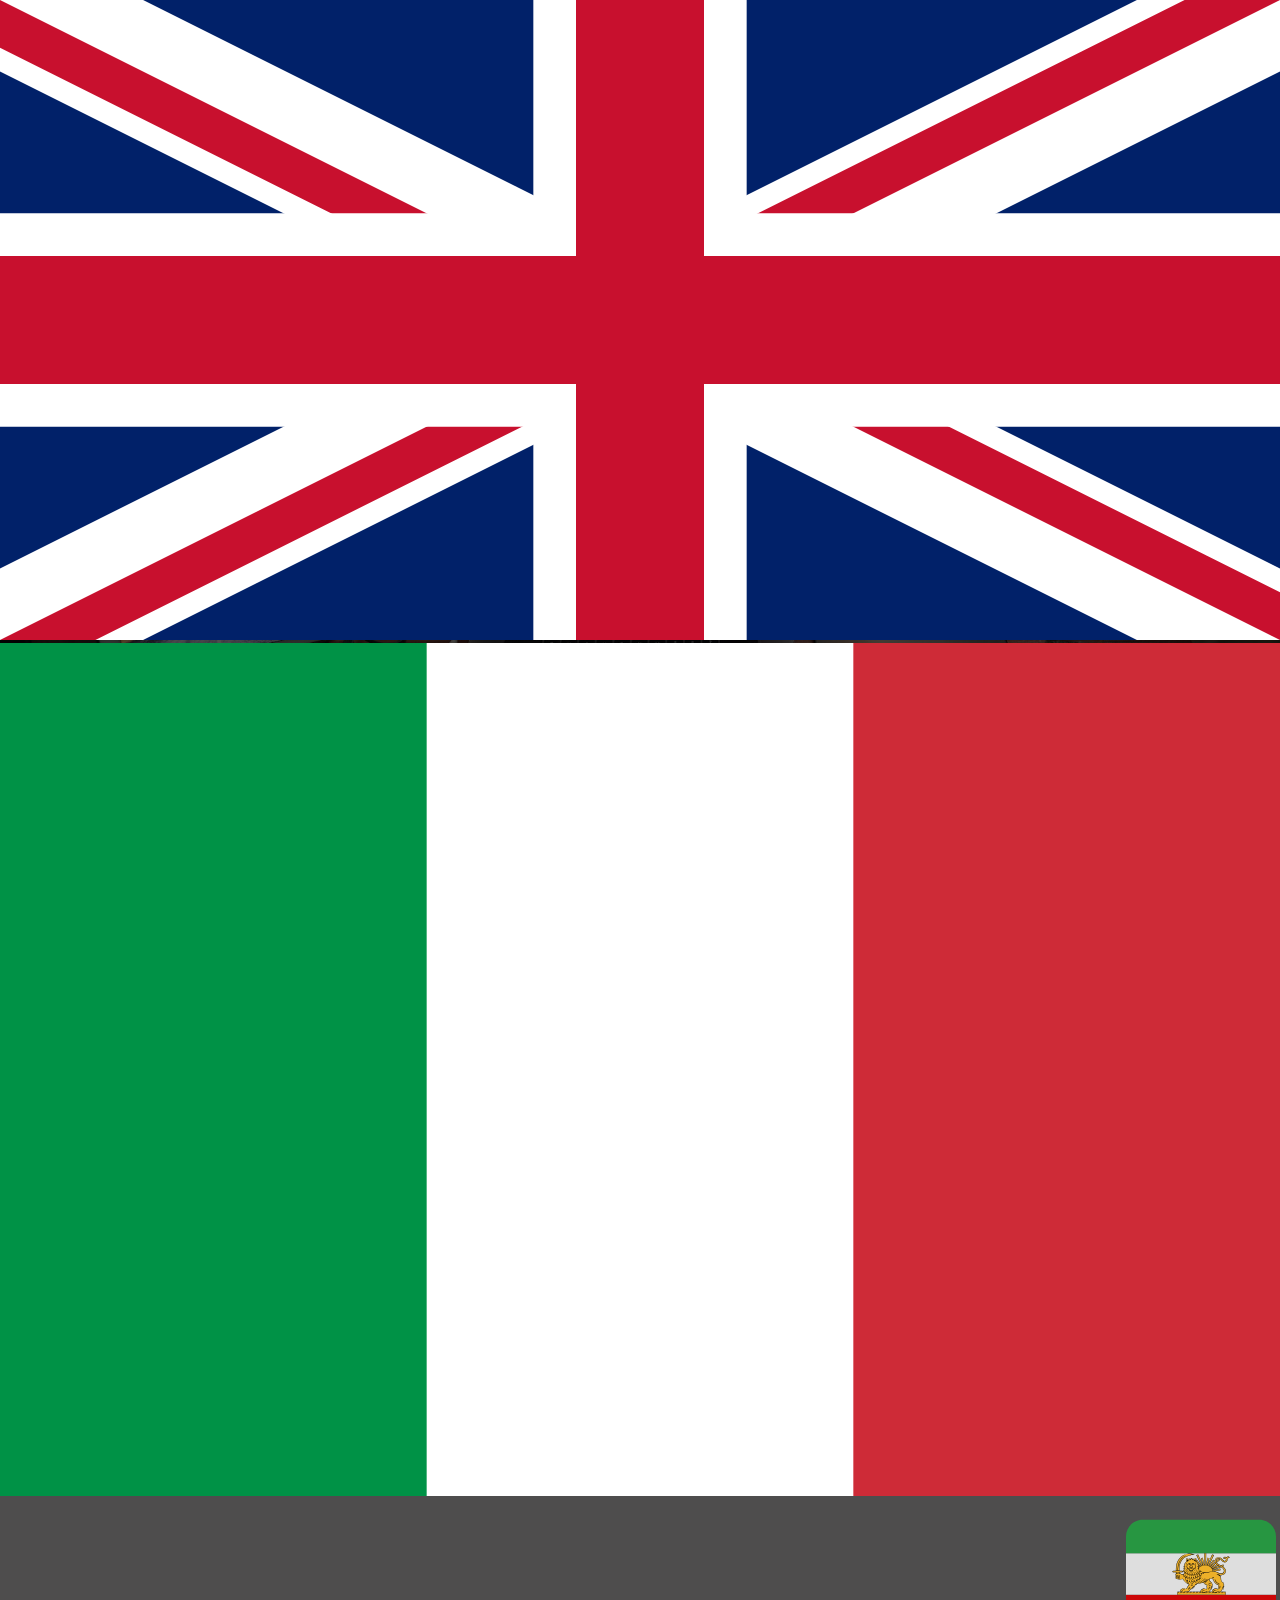
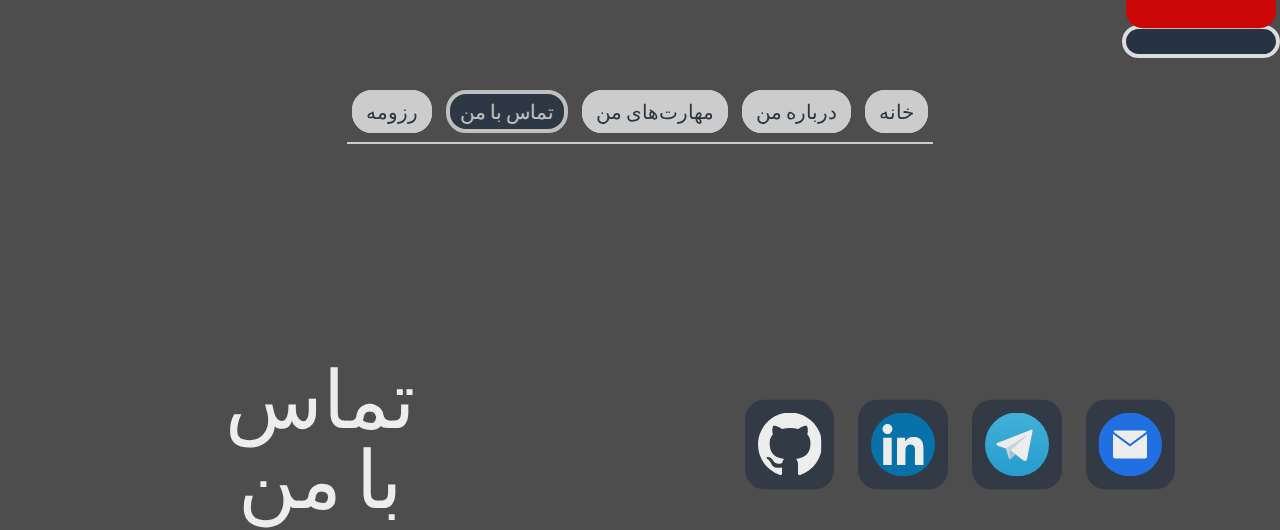
<file: fa/contact.html>
<!DOCTYPE html>
<html lang="fa" dir="rtl">
  <head>
    <meta charset="UTF-8" />
    <meta http-equiv="X-UA-Compatible" content="IE=edge" />
    <meta name="viewport" content="width=device-width, initial-scale=1.0" />
    <link rel="stylesheet" href="../style.css" />

    <link rel="preconnect" href="https://fonts.googleapis.com" />
    <link rel="preconnect" href="https://fonts.gstatic.com" crossorigin />
    <link
      href="https://fonts.googleapis.com/css2?family=Merriweather&family=Merriweather+Sans:wght@400;500&family=Vazirmatn:wght@400;500&display=swap"
      rel="stylesheet"
    />
    <title>آراد افضلی - تماس</title>
    <link rel="icon" href="../pictures/logo.png">

  </head>
  <body>
    <div class="LanguageToggle">
      <div class="toggle-container">
        <a href="../contact.html"><img src="../pictures/flag-uk.svg" alt="English"></a>
        <a href="../it/contact.html"><img src="../pictures/flag-italy.svg" alt="Italian"></a>
        <a href="contact.html" class="active"><img src="../pictures/flag-iran.svg" alt="Persian"></a>
      </div>
    </div>
    <header>
      <div class="HeaderContainer">
        <nav>
          <ul>
            <li>
              <a href="index.html"><span>خانه</span></a>
            </li>
            <li >
              <a href="aboutme.html"><span>درباره من</span></a>
            </li>
            <li>
              <a href="skills.html"><span>مهارت‌های من</span></a>
            </li>
            <li>
              <a class="active" href="contact.html"><span>تماس با من</span></a>
            </li>
            <li>
              <a href="resume.html"><span>رزومه</span></a>
            </li>
          </ul>
        </nav>
      </div>
    </header>
    <main>
      <div class="MainContainer">
        <div class="Cols">
          <div class="ColRight2">
            <div class="ColText">
              <div class="SocialContainer">
                <a href="mailto:me@aradafzali.com"
                  ><img src="../pictures/mail.svg" alt=""
                /></a>
                <a href="https://t.me/AradAfzali"
                  ><img src="../pictures/Telegram.svg" alt=""
                /></a>
                <a
                  href="https://www.linkedin.com/in/arad-afzali
                "
                  ><img src="../pictures/Linkedin.svg" alt=""
                /></a>
                <a
                href="https://github.com/Arad-Afzali"
                ><img src="../pictures/github.svg" alt=""
              /></a>
              </div>
            </div>
          </div>
          <div class="ColTitle">
            <h1>
              تماس <br />
              با من
            </h1>
          </div>
        </div>
      </div>
    </main>
  </body>
</html>
</file>
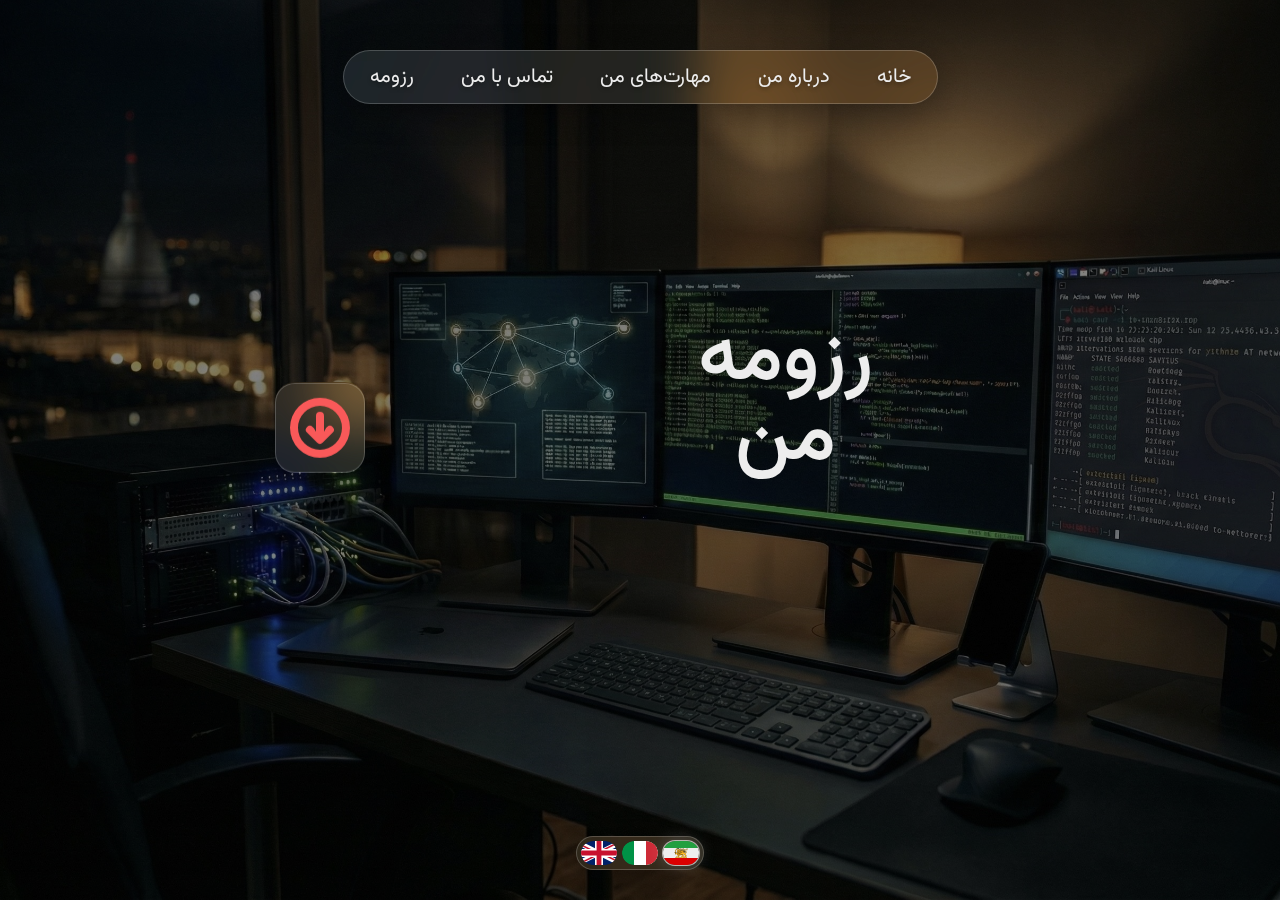
<file: fa/resume.html>
<!DOCTYPE html>
<html lang="fa" dir="rtl">
  <head>
    <meta charset="UTF-8" />
    <meta http-equiv="X-UA-Compatible" content="IE=edge" />
    <meta name="viewport" content="width=device-width, initial-scale=1.0" />
    <meta
      name="keywords"
      content="آراد افضلی, مهندس کامپیوتر, آراد حاجی علی افضلی"
    />
    <meta name="description" content="وب سایت شخصی، بیوگرافی" />
    <meta name="author" content="آراد افضلی" />
    
    <!-- Open Graph / Facebook -->
    <meta property="og:type" content="website" />
    <meta property="og:url" content="https://aradafzali.com/fa/resume.html" />
    <meta property="og:title" content="رزومه - آراد افضلی" />
    <meta property="og:description" content="رزومه حرفه‌ای، سوابق کاری، تحصیلات و مدارک من را مشاهده کنید." />
    <meta property="og:image" content="https://aradafzali.com/pictures/profilephoto.jpg" />
    
    <!-- Twitter -->
    <meta property="twitter:card" content="summary_large_image" />
    <meta property="twitter:url" content="https://aradafzali.com/fa/resume.html" />
    <meta property="twitter:title" content="رزومه - آراد افضلی" />
    <meta property="twitter:description" content="رزومه حرفه‌ای، سوابق کاری، تحصیلات و مدارک من را مشاهده کنید." />
    <meta property="twitter:image" content="https://aradafzali.com/pictures/profilephoto.jpg" />
    
    <!-- Preload critical resources -->
    <link rel="preload" href="../style.min.css" as="style" />
    <link rel="preload" href="../components.js" as="script" />
    <link rel="preload" href="../activePage.js" as="script" />
    
    <link rel="stylesheet" href="../style.min.css" />
    
    <!-- DNS prefetch for external resources -->
    <link rel="dns-prefetch" href="https://fonts.googleapis.com" />
    <link rel="preconnect" href="https://fonts.gstatic.com" crossorigin />
    <link
      href="https://fonts.googleapis.com/css2?family=Merriweather&family=Merriweather+Sans:wght@400;500&family=Vazirmatn:wght@400;500&display=swap"
      rel="stylesheet"
    />
    <title>آراد افضلی - رزومه</title>
    <link rel="icon" href="../pictures/logo.png">
  </head>
  <body>
    <div id="language-toggle"></div>
    <div id="navigation"></div>
    <main id="main-content" role="main">
      <div class="MainContainer">
        <div class="Cols">
          <div class="ColRight2">
            <div class="ColText">
              <div class="SocialContainer" id="resume">
                <a href="../download/resume.pdf" download=""
                  ><img src="../pictures/download.svg" alt="دانلود رزومه"
                /></a>

              </div>
            </div>
          </div>
          <div class="ColTitle">
            <h1>
              رزومه <br />
              من
            </h1>
          </div>
        </div>
      </div>
    </main>
    <script src="../components.js"></script>
    <script src="../activePage.js" defer></script>
  </body>
</html>
</file>
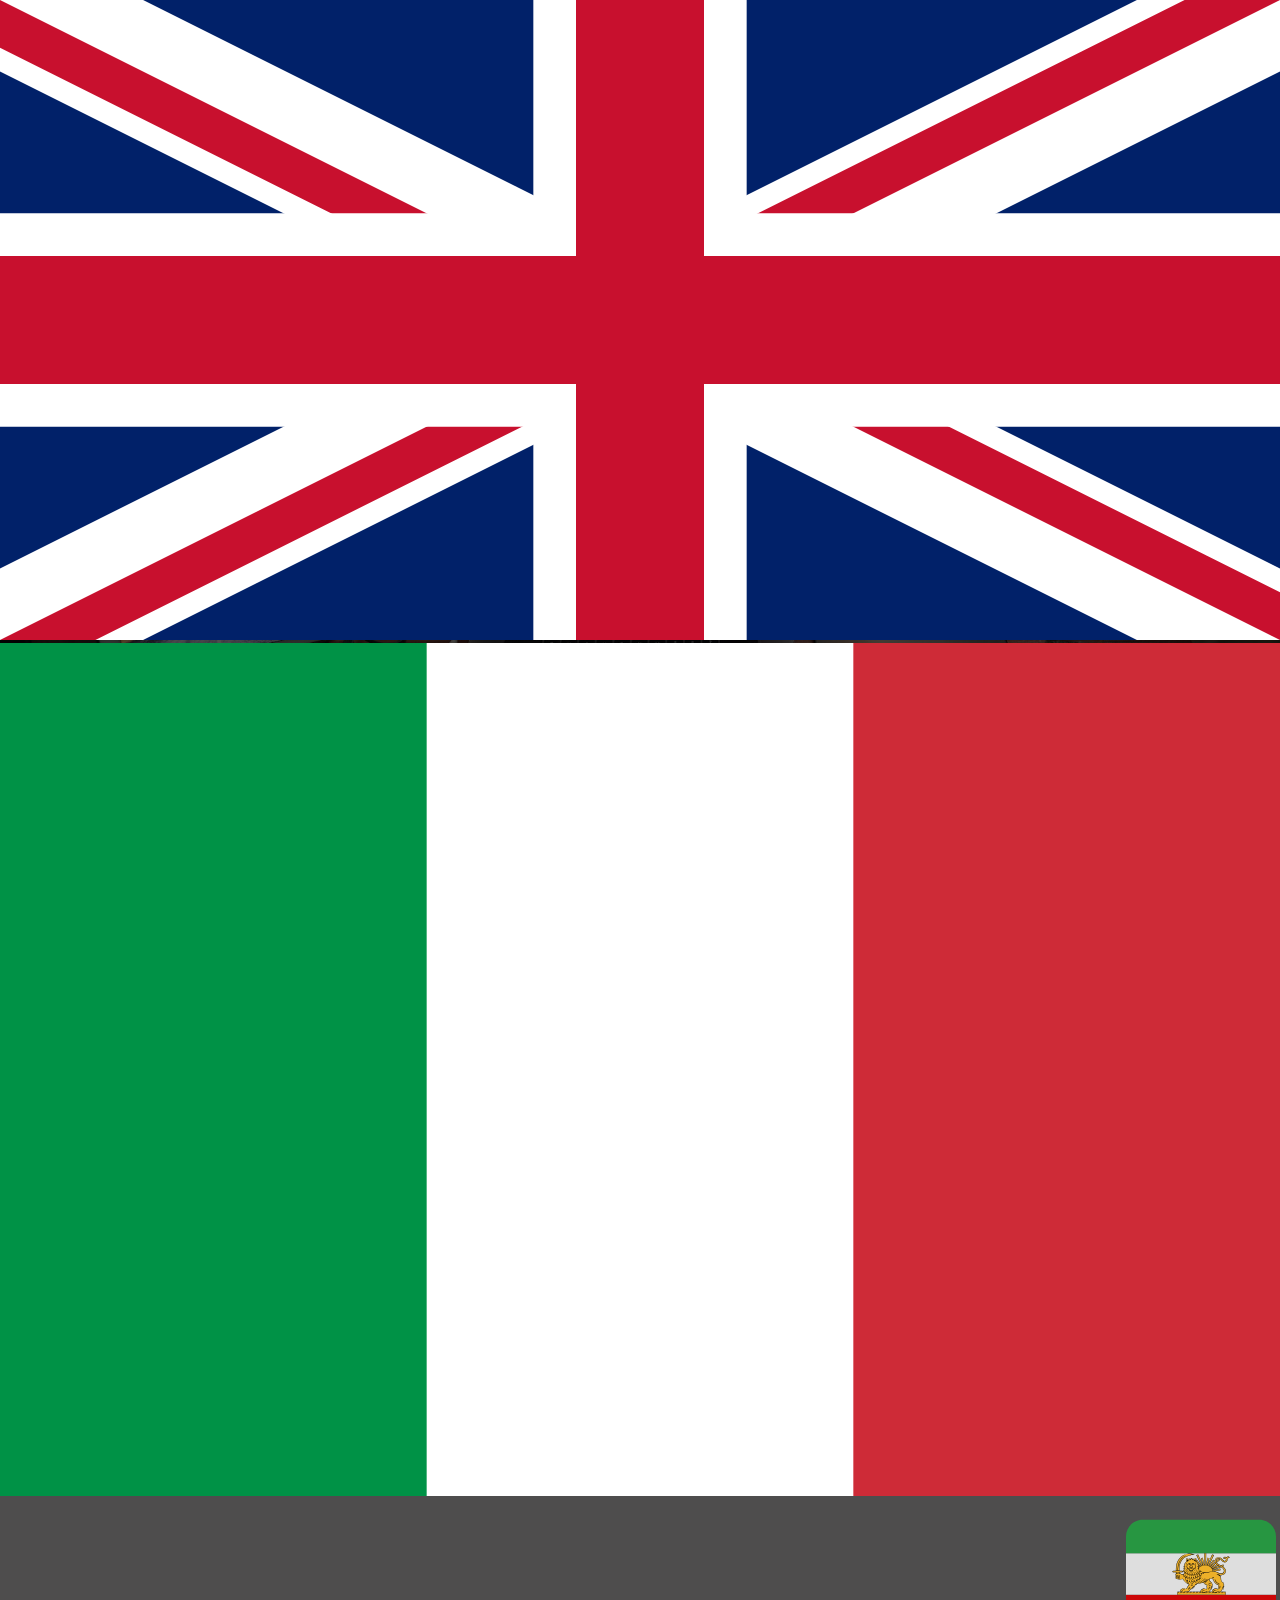
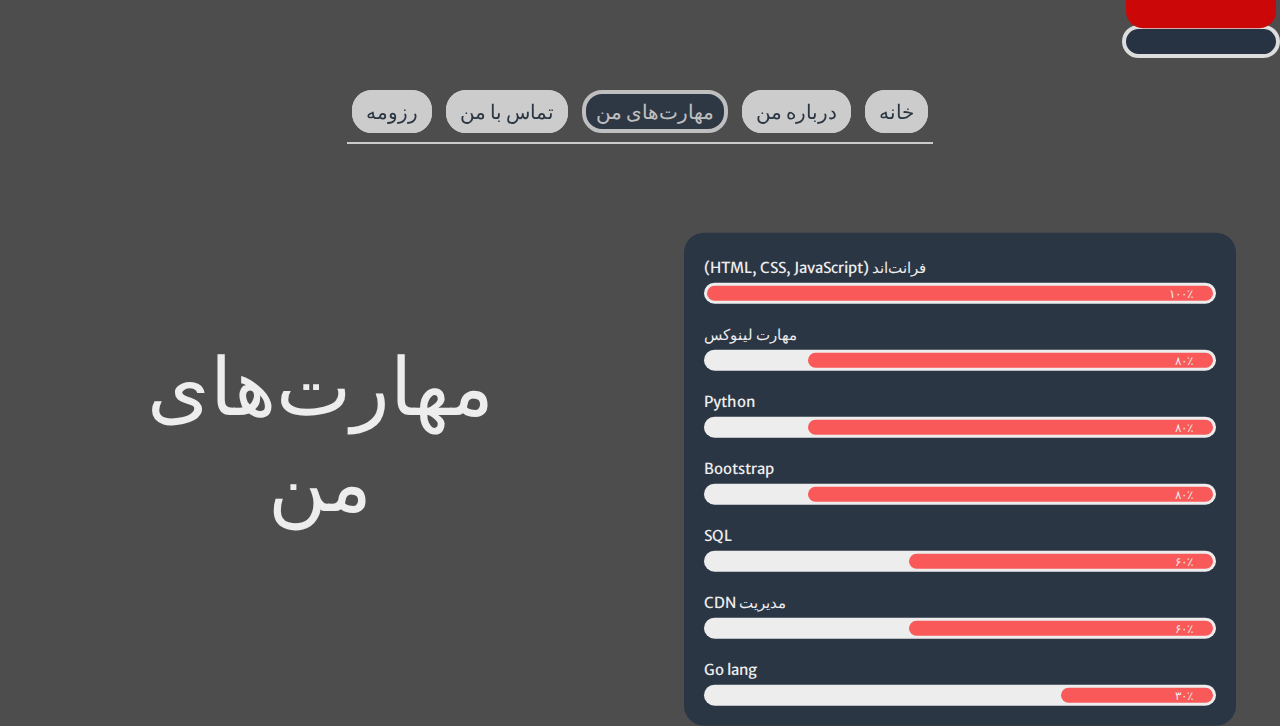
<file: fa/skills.html>
<!DOCTYPE html>
<html lang="fa" dir="rtl">
  <head>
    <meta charset="UTF-8" />
    <meta http-equiv="X-UA-Compatible" content="IE=edge" />
    <meta name="viewport" content="width=device-width, initial-scale=1.0" />
    <meta
      name="keywords"
      content="آراد افضلی, مهندس کامپیوتر, آراد حاجی علی افضلی"
    />
    <meta name="description" content="وب سایت شخصی، بیوگرافی" />
    <meta name="author" content="آراد افضلی" />
    <link rel="stylesheet" href="../style.css" />
    <style>
      @media screen and (min-width: 320px) and (max-width: 425px) {
        nav li {
          font-size: 9px !important;
        }
        nav li a {
          padding: 6px 7px !important;
        }
        nav .active {
          font-size: 9px !important;
        }
        .MainContainer {
          margin-top: 50px !important;
        }
        .Cols {
          display: flex !important;
          flex-direction: column !important;
        }
        .ColTitle {
          position: relative !important;
          width: 100% !important;
          order: 1 !important;
          text-align: center !important;
          margin: 10px 0 20px !important;
        }
        .ColTitle h1 {
          position: static !important;
          margin: 0 auto !important;
          font-size: 52px !important;
          line-height: 1.1 !important;
          text-align: center !important;
          transform: none !important;
        }
        .ColRight {
          position: relative !important;
          width: 100% !important;
          float: none !important;
          order: 2 !important;
          margin-top: 10px !important;
        }
        .ColText {
          width: 90% !important;
          margin: 0 auto !important;
        }
      }
      @media screen and (max-width: 320px) {
        nav li {
          font-size: 8px !important;
        }
        nav li a {
          padding: 5px 5px !important;
        }
        .MainContainer {
          margin-top: 50px !important;
        }
        .Cols {
          display: flex !important;
          flex-direction: column !important;
        }
        .ColTitle {
          position: relative !important;
          width: 100% !important;
          order: 1 !important;
          text-align: center !important;
          margin: 10px 0 18px !important;
        }
        .ColTitle h1 {
          position: static !important;
          margin: 0 auto !important;
          font-size: 46px !important;
          line-height: 1.1 !important;
          text-align: center !important;
          transform: none !important;
        }
        .ColRight {
          position: relative !important;
          width: 100% !important;
          float: none !important;
          order: 2 !important;
          margin-top: 10px !important;
        }
        .ColText {
          width: 90% !important;
          margin: 0 auto !important;
        }
      }
    </style>

    <link rel="preconnect" href="https://fonts.googleapis.com" />
    <link rel="preconnect" href="https://fonts.gstatic.com" crossorigin />
    <link
      href="https://fonts.googleapis.com/css2?family=Merriweather&family=Merriweather+Sans:wght@400;500&family=Vazirmatn:wght@400;500&display=swap"
      rel="stylesheet"
    />
    <title>آراد افضلی - مهارت‌ها</title>
    <link rel="icon" href="../pictures/logo.png">

  </head>
  <body>
    <div class="LanguageToggle">
      <div class="toggle-container">
        <a href="../skills.html"><img src="../pictures/flag-uk.svg" alt="English"></a>
        <a href="../it/skills.html"><img src="../pictures/flag-italy.svg" alt="Italian"></a>
        <a href="skills.html" class="active"><img src="../pictures/flag-iran.svg" alt="Persian"></a>
      </div>
    </div>
    <header>
      <div class="HeaderContainer">
        <nav>
          <ul>
            <li>
              <a href="index.html"><span>خانه</span></a>
            </li>
            <li>
              <a href="aboutme.html"><span>درباره من</span></a>
            </li>
            <li>
              <a class="active" href="skills.html"><span>مهارت‌های من</span></a>
            </li>
            <li>
              <a href="contact.html"><span>تماس با من</span></a>
            </li>
            <li>
              <a href="resume.html"><span>رزومه</span></a>
            </li>
          </ul>
        </nav>
      </div>
    </header>
    <main>
      <div class="MainContainer">
        <div class="Cols">
          <div class="ColRight">
            <div class="ColText" style="margin-top: 20px">
              <div class="Container">
                <div class="bars">
                  <div class="element">
                    <p>فرانت‌اند (HTML, CSS, JavaScript)</p>
                    <div id="progressbar">
                      <div style="width: 100%"><span>۱۰۰٪</span></div>
                    </div>
                  </div>
                  <br />
                  <div class="element">
                    <p>مهارت لینوکس</p>
                    <div id="progressbar">
                      <div style="width: 80%"><span>۸۰٪</span></div>
                    </div>
                  </div>
                  <br />
                  <div class="element">
                    <p>Python</p>
                    <div id="progressbar">
                      <div style="width: 80%"><span>۸۰٪</span></div>
                    </div>
                  </div>
                  <br />
                  <div class="element">
                    <p>Bootstrap</p>
                    <div id="progressbar">
                      <div style="width: 80%"><span>۸۰٪</span></div>
                    </div>
                  </div>
                  <br />
                  <div class="element">
                    <p>SQL</p>
                    <div id="progressbar">
                      <div style="width: 60%"><span>۶۰٪</span></div>
                    </div>
                  </div>
                  <br />
                  <div class="element">
                    <p>مدیریت CDN</p>
                    <div id="progressbar">
                      <div style="width: 60%"><span>۶۰٪</span></div>
                    </div>
                  </div>
                  <br />

                  <div class="element">
                    <p>Go lang</p>
                    <div id="progressbar">
                      <div style="width: 30%"><span>۳۰٪</span></div>
                    </div>
                  </div>
                </div>
              </div>
            </div>
          </div>
          <div class="ColTitle">
            <h1 id="myskills">
              مهارت‌های <br />
              من
            </h1>
          </div>
        </div>
      </div>
    </main>
  </body>
</html>
</file>
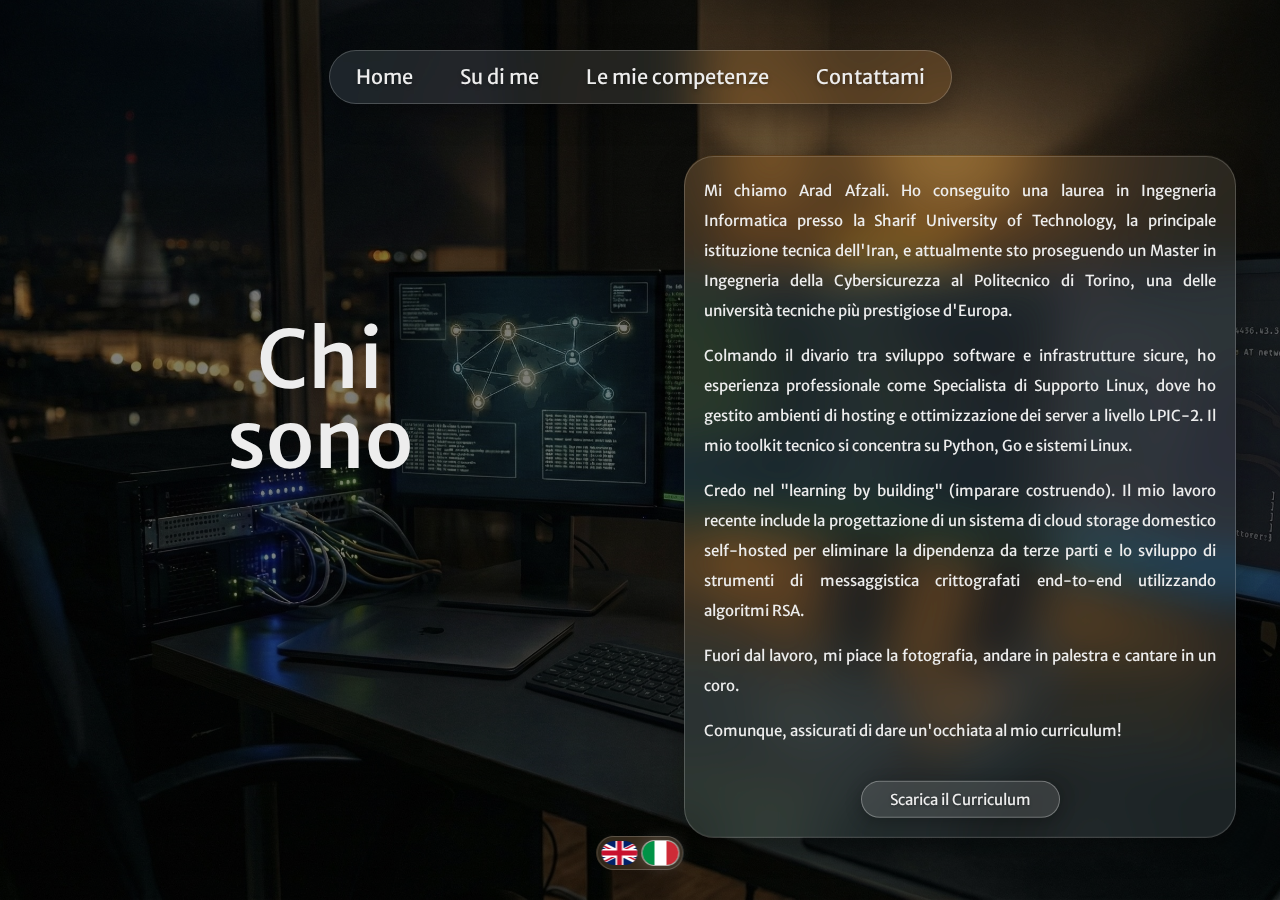
<file: it/aboutme.html>
<!DOCTYPE html>
<html lang="it">
  <head>
    <meta charset="UTF-8" />
    <meta http-equiv="X-UA-Compatible" content="IE=edge" />
    <meta name="viewport" content="width=device-width, initial-scale=1.0" />
    <meta name="keywords" content="Arad Afzali, Ingegnere Informatico, Arad Haji Ali Afzali, Ingegneria della Cybersicurezza" />
    <meta name="description" content="sito web personale, biografia" />
    <meta name="author" content="Arad Afzali" />
    
    <!-- Open Graph / Facebook -->
    <meta property="og:type" content="website" />
    <meta property="og:url" content="https://aradafzali.com/it/aboutme.html" />
    <meta property="og:title" content="Chi sono - Arad Afzali" />
    <meta property="og:description" content="Scopri di più sul mio background, formazione e percorso nell'ingegneria informatica e cybersicurezza." />
    <meta property="og:image" content="https://aradafzali.com/pictures/profilephoto.jpg" />
    
    <!-- Twitter -->
    <meta property="twitter:card" content="summary_large_image" />
    <meta property="twitter:url" content="https://aradafzali.com/it/aboutme.html" />
    <meta property="twitter:title" content="Chi sono - Arad Afzali" />
    <meta property="twitter:description" content="Scopri di più sul mio background, formazione e percorso nell'ingegneria informatica e cybersicurezza." />
    <meta property="twitter:image" content="https://aradafzali.com/pictures/profilephoto.jpg" />
    
    <!-- Mobile Browser Theme Color -->
    <meta name="theme-color" content="#000000" />
    <meta name="apple-mobile-web-app-capable" content="yes" />
    <meta name="apple-mobile-web-app-status-bar-style" content="black-translucent" />
    
    <!-- Preload critical resources -->
    <link rel="preload" href="../style.min.css" as="style" />
    <link rel="preload" href="../components.js" as="script" />
    <link rel="preload" href="../activePage.js" as="script" />
    
    <link rel="stylesheet" href="../style.min.css" />
    
    <!-- DNS prefetch for external resources -->
    <link rel="dns-prefetch" href="https://fonts.googleapis.com" />
    <link rel="preconnect" href="https://fonts.gstatic.com" crossorigin />
    <link
      href="https://fonts.googleapis.com/css2?family=Merriweather&family=Merriweather+Sans:wght@400;500&display=swap"
      rel="stylesheet"
    />
    <title>Arad Afzali - Chi sono</title>
    <link rel="icon" href="../pictures/logo.png">
  </head>
  <body>
    <div id="language-toggle"></div>
    <div id="navigation"></div>
    <main id="main-content" role="main">
      <div class="MainContainer">
        <div class="Cols">
          <div class="ColTitle">
            <h1>
              Chi <br />
              sono
            </h1>
          </div>
          <div class="ColRight">
            <div class="ColText">
              <p>
                Mi chiamo Arad Afzali. Ho conseguito una laurea in Ingegneria Informatica presso la Sharif University of Technology, la principale istituzione tecnica dell'Iran, e attualmente sto proseguendo un Master in Ingegneria della Cybersicurezza al Politecnico di Torino, una delle università tecniche più prestigiose d'Europa.
              </p>
              <p>
                Colmando il divario tra sviluppo software e infrastrutture sicure, ho esperienza professionale come Specialista di Supporto Linux, dove ho gestito ambienti di hosting e ottimizzazione dei server a livello LPIC-2. Il mio toolkit tecnico si concentra su Python, Go e sistemi Linux.
              </p>
              <p>
                Credo nel "learning by building" (imparare costruendo). Il mio lavoro recente include la progettazione di un sistema di cloud storage domestico self-hosted per eliminare la dipendenza da terze parti e lo sviluppo di strumenti di messaggistica crittografati end-to-end utilizzando algoritmi RSA.
              </p>
              <p>
                Fuori dal lavoro, mi piace la fotografia, andare in palestra e cantare in un coro.
              </p>
              <p>Comunque, assicurati di dare un'occhiata al mio curriculum!</p>
              <div class="DownloadBtnWrapper">
                <a href="../download/resume.pdf" download class="DownloadBtn">Scarica il Curriculum</a>
              </div>
            </div>

          </div>
        </div>
      </div>
    </main>
    <script src="../components.js"></script>
    <script src="../activePage.js" defer></script>
  </body>
</html>
</file>
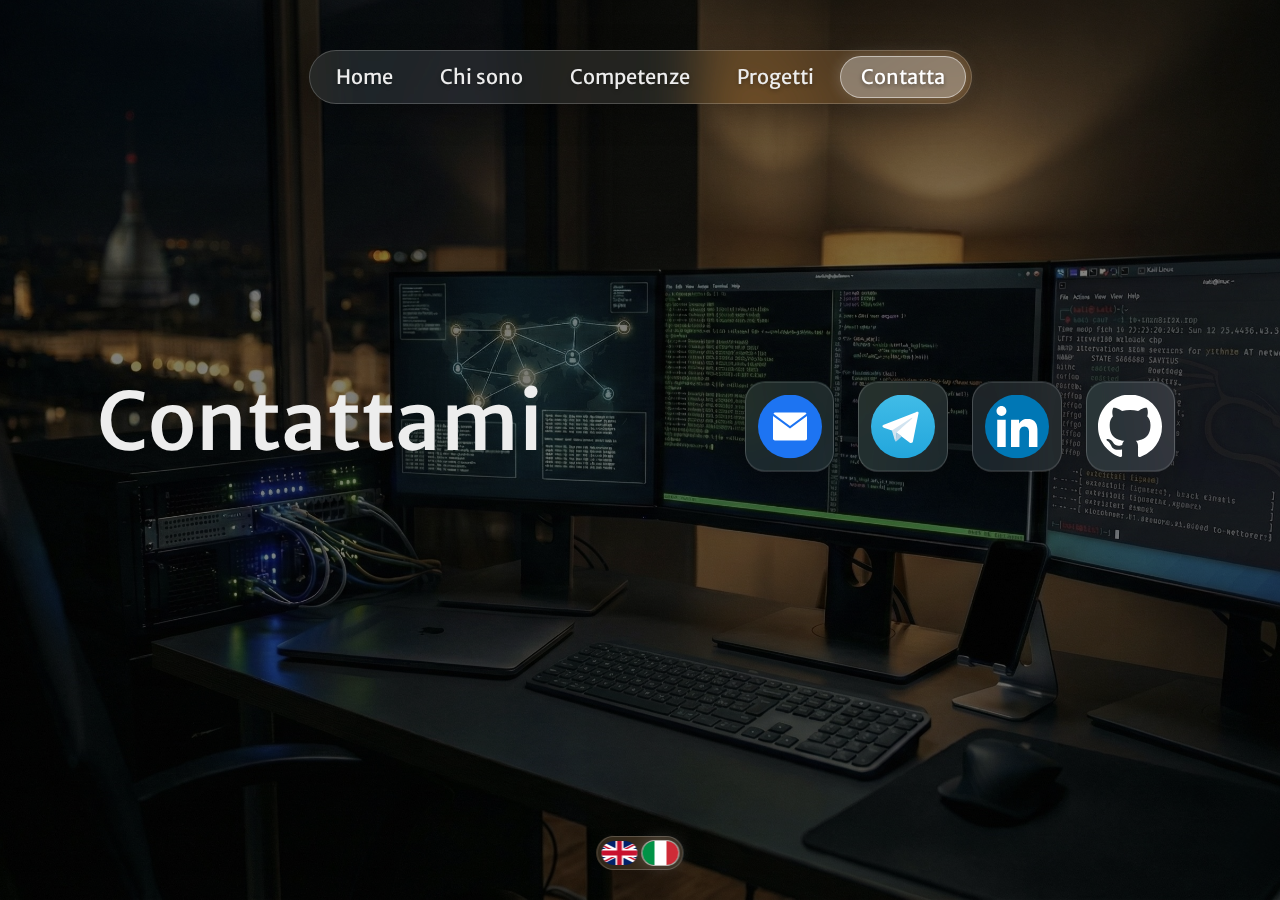
<file: it/contact.html>
<!DOCTYPE html>
<html lang="it">
  <head>
    <meta charset="UTF-8" />
    <meta http-equiv="X-UA-Compatible" content="IE=edge" />
    <meta name="viewport" content="width=device-width, initial-scale=1.0" />
    <meta name="keywords" content="Arad Afzali, Ingegnere Informatico, Arad Haji Ali Afzali, Ingegneria della Cybersicurezza" />
    <meta name="description" content="sito web personale, biografia, contatti" />
    <meta name="author" content="Arad Afzali" />
        <!-- Open Graph / Facebook -->
    <meta property="og:type" content="website" />
    <meta property="og:url" content="https://aradafzali.com/it/contact.html" />
    <meta property="og:title" content="Contattami - Arad Afzali" />
    <meta property="og:description" content="Mettiti in contatto via email o collegati sui social media." />
    <meta property="og:image" content="https://aradafzali.com/pictures/profilephoto.jpg" />
    
    <!-- Twitter -->
    <meta property="twitter:card" content="summary_large_image" />
    <meta property="twitter:url" content="https://aradafzali.com/it/contact.html" />
    <meta property="twitter:title" content="Contattami - Arad Afzali" />
    <meta property="twitter:description" content="Mettiti in contatto via email o collegati sui social media." />
    <meta property="twitter:image" content="https://aradafzali.com/pictures/profilephoto.jpg" />
        <!-- Mobile Browser Theme Color -->
    <meta name="theme-color" content="#000000" />
    <meta name="apple-mobile-web-app-capable" content="yes" />
    <meta name="apple-mobile-web-app-status-bar-style" content="black-translucent" />
    
    <!-- Preload critical resources -->
    <link rel="preload" href="../style.min.css" as="style" />
    <link rel="preload" href="../components.js" as="script" />
    <link rel="preload" href="../activePage.js" as="script" />
    
    <link rel="stylesheet" href="../style.min.css" />
    
    <!-- DNS prefetch for external resources -->
    <link rel="dns-prefetch" href="https://fonts.googleapis.com" />
    <link rel="preconnect" href="https://fonts.gstatic.com" crossorigin />
    <link
      href="https://fonts.googleapis.com/css2?family=Merriweather&family=Merriweather+Sans:wght@400;500&display=swap"
      rel="stylesheet"
    />
    <title>Arad Afzali - Contatti</title>
    <link rel="icon" href="../pictures/logo.png">
  </head>
  <body>
    <div class="LanguageToggle">
      <div class="toggle-container">
        <a href="../contact.html"><img src="../pictures/flag-uk.svg" alt="English"></a>
        <a href="contact.html" class="active"><img src="../pictures/flag-italy.svg" alt="Italian"></a>
      </div>
    </div>
    <header>
      <div class="HeaderContainer">
        <nav>
          <ul>
            <li>
              <a href="index.html"><span>Home</span></a>
            </li>
            <li >
              <a href="aboutme.html"><span>Chi sono</span></a>
            </li>
            <li>
              <a href="skills.html"><span>Competenze</span></a>
            </li>
            <li>
              <a href="projects.html"><span>Progetti</span></a>
            </li>
            <li>
              <a href="contact.html"><span>Contatta</span></a>
            </li>
          </ul>
        </nav>
      </div>
    </header>
    <main id="main-content" role="main">
      <div class="MainContainer">
        <div class="Cols">
          <div class="ColTitle">
            <h1 class="ColTitle--contact-it">
              Contattami
            </h1>
          </div>
          <div class="ColRight2">
            <div class="ColText">
              <div class="SocialContainer">
                <a href="mailto:me@aradafzali.com"
                  ><img src="../pictures/mail.svg" alt="Email"
                /></a>
                <a href="https://t.me/AradAfzali"
                  ><img src="../pictures/Telegram.svg" alt="Telegram"
                /></a>
                <a
                  href="https://www.linkedin.com/in/arad-afzali
                "
                  ><img src="../pictures/Linkedin.svg" alt="LinkedIn"
                /></a>
                <a
                href="https://github.com/Arad-Afzali"
                ><img src="../pictures/github.svg" alt="GitHub"
              /></a>
              </div>
            </div>
          </div>
        </div>
      </div>
    </main>
    <script src="../components.js"></script>
    <script src="../activePage.js" defer></script>
  </body>
</html>
</file>
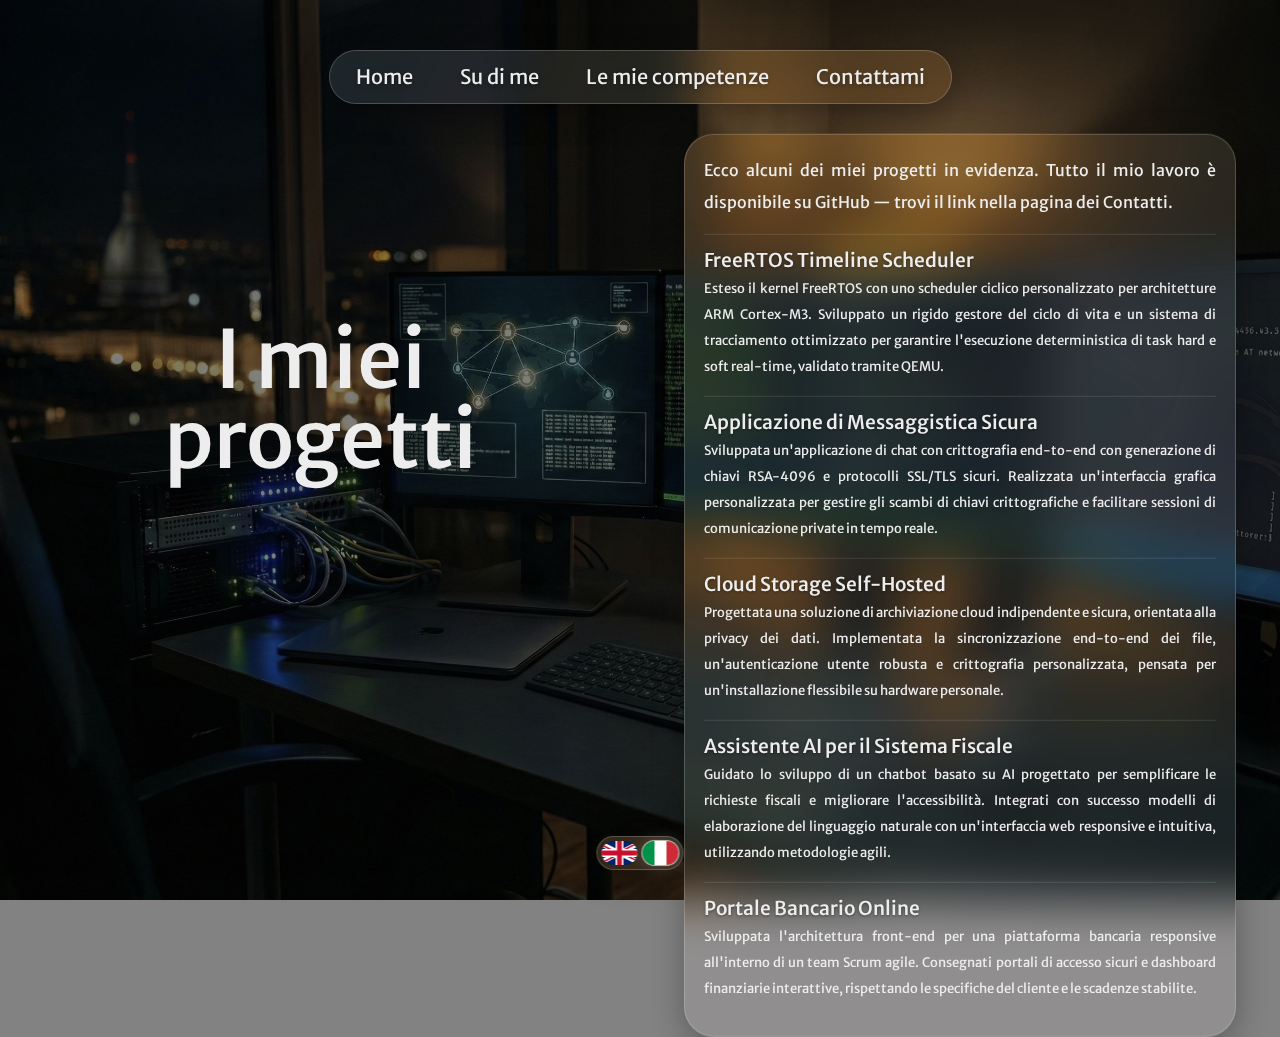
<file: it/projects.html>
<!DOCTYPE html>
<html lang="it">
  <head>
    <meta charset="UTF-8" />
    <meta http-equiv="X-UA-Compatible" content="IE=edge" />
    <meta name="viewport" content="width=device-width, initial-scale=1.0" />
    <meta name="keywords" content="Arad Afzali, Ingegnere Informatico, Arad Haji Ali Afzali, Progetti" />
    <meta name="description" content="Progetti in evidenza di Arad Afzali in programmazione di sistema, crittografia e sviluppo web." />
    <meta name="author" content="Arad Afzali" />

    <!-- Open Graph / Facebook -->
    <meta property="og:type" content="website" />
    <meta property="og:url" content="https://aradafzali.com/it/projects.html" />
    <meta property="og:title" content="Progetti - Arad Afzali" />
    <meta property="og:description" content="Progetti in evidenza di Arad Afzali in programmazione di sistema, crittografia e sviluppo web." />
    <meta property="og:image" content="https://aradafzali.com/pictures/profilephoto.jpg" />

    <!-- Twitter -->
    <meta property="twitter:card" content="summary_large_image" />
    <meta property="twitter:url" content="https://aradafzali.com/it/projects.html" />
    <meta property="twitter:title" content="Progetti - Arad Afzali" />
    <meta property="twitter:description" content="Progetti in evidenza di Arad Afzali in programmazione di sistema, crittografia e sviluppo web." />
    <meta property="twitter:image" content="https://aradafzali.com/pictures/profilephoto.jpg" />

    <!-- Mobile Browser Theme Color -->
    <meta name="theme-color" content="#000000" />
    <meta name="apple-mobile-web-app-capable" content="yes" />
    <meta name="apple-mobile-web-app-status-bar-style" content="black-translucent" />

    <!-- Preload critical resources -->
    <link rel="preload" href="../style.min.css" as="style" />
    <link rel="preload" href="../components.js" as="script" />
    <link rel="preload" href="../activePage.js" as="script" />

    <link rel="stylesheet" href="../style.min.css" />

    <!-- DNS prefetch for external resources -->
    <link rel="dns-prefetch" href="https://fonts.googleapis.com" />
    <link rel="preconnect" href="https://fonts.gstatic.com" crossorigin />
    <link
      href="https://fonts.googleapis.com/css2?family=Merriweather&family=Merriweather+Sans:wght@400;500&display=swap"
      rel="stylesheet"
    />
    <title>Arad Afzali - Progetti</title>
    <link rel="icon" href="../pictures/logo.png">
  </head>
  <body>
    <div id="language-toggle"></div>
    <div id="navigation"></div>
    <main id="main-content" role="main">
      <div class="MainContainer">
        <div class="Cols">
          <div class="ColTitle">
            <h1>
              I miei <br />
              progetti
            </h1>
          </div>
          <div class="ColRight ColRight--projects">
            <div class="ColText">
              <p class="ProjectsIntro">
                Ecco alcuni dei miei progetti in evidenza. Tutto il mio lavoro è disponibile su GitHub — trovi il link nella pagina dei Contatti.
              </p>

              <div class="ProjectEntry">
                <h3 class="ProjectEntryTitle">FreeRTOS Timeline Scheduler</h3>
                <p>
                  Esteso il kernel FreeRTOS con uno scheduler ciclico personalizzato per architetture ARM Cortex-M3. Sviluppato un rigido gestore del ciclo di vita e un sistema di tracciamento ottimizzato per garantire l'esecuzione deterministica di task hard e soft real-time, validato tramite QEMU.
                </p>
              </div>

              <div class="ProjectEntry">
                <h3 class="ProjectEntryTitle">Applicazione di Messaggistica Sicura</h3>
                <p>
                  Sviluppata un'applicazione di chat con crittografia end-to-end con generazione di chiavi RSA-4096 e protocolli SSL/TLS sicuri. Realizzata un'interfaccia grafica personalizzata per gestire gli scambi di chiavi crittografiche e facilitare sessioni di comunicazione private in tempo reale.
                </p>
              </div>

              <div class="ProjectEntry">
                <h3 class="ProjectEntryTitle">Cloud Storage Self-Hosted</h3>
                <p>
                  Progettata una soluzione di archiviazione cloud indipendente e sicura, orientata alla privacy dei dati. Implementata la sincronizzazione end-to-end dei file, un'autenticazione utente robusta e crittografia personalizzata, pensata per un'installazione flessibile su hardware personale.
                </p>
              </div>

              <div class="ProjectEntry">
                <h3 class="ProjectEntryTitle">Assistente AI per il Sistema Fiscale</h3>
                <p>
                  Guidato lo sviluppo di un chatbot basato su AI progettato per semplificare le richieste fiscali e migliorare l'accessibilità. Integrati con successo modelli di elaborazione del linguaggio naturale con un'interfaccia web responsive e intuitiva, utilizzando metodologie agili.
                </p>
              </div>

              <div class="ProjectEntry">
                <h3 class="ProjectEntryTitle">Portale Bancario Online</h3>
                <p>
                  Sviluppata l'architettura front-end per una piattaforma bancaria responsive all'interno di un team Scrum agile. Consegnati portali di accesso sicuri e dashboard finanziarie interattive, rispettando le specifiche del cliente e le scadenze stabilite.
                </p>
              </div>
            </div>
          </div>
        </div>
      </div>
    </main>
    <script src="../components.js"></script>
    <script src="../activePage.js" defer></script>
  </body>
</html>
</file>
<file: style.css>
html,
body,
div,
span,
applet,
object,
iframe,
h1,
h2,
h3,
h4,
h5,
h6,
p,
blockquote,
pre,
a,
abbr,
acronym,
address,
big,
cite,
code,
del,
dfn,
em,
img,
ins,
kbd,
q,
s,
samp,
small,
strike,
strong,
sub,
sup,
tt,
var,
b,
u,
i,
center,
dl,
dt,
dd,
ol,
ul,
li,
fieldset,
form,
label,
legend,
table,
caption,
tbody,
tfoot,
thead,
tr,
th,
td,
article,
aside,
canvas,
details,
embed,
figure,
figcaption,
footer,
header,
hgroup,
menu,
nav,
output,
ruby,
section,
summary,
time,
mark,
audio,
video {
  margin: 0;
  padding: 0;
  border: 0;
  font-size: 100%;
  font: inherit;
  vertical-align: baseline;
}

/* HTML5 display-role reset for older browsers */
article,
aside,
details,
figcaption,
figure,
footer,
header,
hgroup,
menu,
nav,
section {
  display: block;
}

body {
  line-height: 1;
}

ol,
ul {
  list-style: none;
}

blockquote,
q {
  quotes: none;
}

blockquote:before,
blockquote:after,
q:before,
q:after {
  content: "";
  content: none;
}

table {
  border-collapse: collapse;
  border-spacing: 0;
}

@keyframes TransitionIn {
  from {
    opacity: 0;
    transform: translateY(-10px);
  }
  to {
    opacity: 1;
    transform: translateY(0);
  }
}
body {
  background-image: url("pictures/background.jpg");
  background-repeat: no-repeat;
  background-size: auto;
  background-attachment: fixed;
  background-position: center;
  background-color: rgb(78, 77, 77);
  background-blend-mode: multiply;
  background-repeat: no-repeat;
  background-attachment: fixed;
  background-size: cover;
}

header .HeaderContainer {
  margin: 50px;
}
header .HeaderContainer nav {
  text-align: center;
}
header .HeaderContainer nav ul {
  display: inline-block;
  text-align: left;
  opacity: 80%;
  border-bottom: #ededed 2px solid;
  padding-bottom: 20px;
}
header .HeaderContainer nav ul li {
  display: inline-block;
  font-family: "Merriweather Sans", sans-serif;
  font-size: 20px;
  height: -moz-max-content;
  height: max-content;
  width: -moz-max-content;
  width: max-content;
}
header .HeaderContainer nav ul li a {
  padding: 5px;
  padding-right: 10px;
  padding-left: 10px;
  margin-top: 10px;
  color: #233142;
  text-decoration: none;
  background-color: #ededed;
  border-radius: 20px;
  border: #ededed 4px solid;
  margin: 5px;
}

a:is(:link, :active, :visited).active {
  color: #ededed;
  background-color: #233142;
  opacity: 90%;
  border-radius: 20px;
  border: #ededed 4px solid;
  font-family: "Merriweather Sans", sans-serif;
  font-size: 20px;
}

a:link {
  color: #ededed;
}

a:hover {
  color: #f95959 !important;
  transition: all 0.3s !important;
}

main {
  animation: TransitionIn 1s;
}
main .MainContainer {
  margin-top: 120px;
}
main .MainContainer .ProfilePhoto .Image {
  background-color: #ededed;
  width: -moz-max-content;
  width: max-content;
  display: block;
  margin-left: auto;
  margin-right: auto;
  border-radius: 210px;
}
main .MainContainer .ProfilePhoto .Image img {
  display: block;
  width: 300px;
  height: 300px;
  border-radius: 210px;
  padding: 7px;
}
main .MainContainer .FirstText {
  margin-top: 50px;
}
main .MainContainer .FirstText .text {
  text-align: center;
}
main .MainContainer .FirstText .text h1 {
  display: inline-block;
  color: #ededed;
  font-family: "Merriweather Sans", sans-serif;
  font-weight: 500;
  font-size: 60px;
}
main .MainContainer .SecondText {
  margin-top: 30px;
}
main .MainContainer .SecondText .text {
  text-align: center;
}
main .MainContainer .SecondText .text h2 {
  display: inline-block;
  color: #ededed;
  font-family: "Merriweather Sans", sans-serif;
  font-size: 30px;
}
main .MainContainer .Cols {
  position: relative;
}
main .MainContainer .Cols .ColTitle {
  position: relative;
}
main .MainContainer .Cols .ColTitle h1 {
  color: #ededed;
  font-family: "Merriweather Sans", sans-serif;
  font-weight: 500;
  font-size: 100px;
  text-align: center;
  position: absolute;
  top: 50%;
  left: 25%;
  transform: translateX(-50%) translateY(70%);
}
main .MainContainer .Cols .ColTitle #myskills {
  line-height: 1.2;
  margin-top: -40px;
}
main .MainContainer .Cols .ColRight {
  width: 50%;
  float: right;
  position: absolute;
  top: 50%;
  right: 25%;
  transform: translateX(50%) translateY(-10%);
}
main .MainContainer .Cols .ColRight .ColText {
  width: 80%;
  margin: auto;
  background-color: rgba(35, 49, 66, 0.8);
  border-radius: 20px;
  padding: 20px;
  position: relative;
}
main .MainContainer .Cols .ColRight .ColText p {
  text-align: left;
  font-family: "Merriweather Sans", sans-serif;
  color: #ededed;
  font-size: 18px;
  font-weight: 400;
  line-height: 2;
}
main .MainContainer .Cols .ColRight .ColText .Container .bars .element #progressbar {
  background-color: #ededed;
  border-radius: 13px;
  /* (height of inner div) / 2 + padding */
  padding: 3px;
}
main .MainContainer .Cols .ColRight .ColText .Container .bars .element #progressbar div {
  display: flex;
  background-color: #f95959;
  width: 40%;
  /* Adjust with JavaScript */
  height: 15px;
  border-radius: 10px;
  justify-content: right;
  align-items: center;
}
main .MainContainer .Cols .ColRight .ColText .Container .bars .element #progressbar div span {
  font-family: "Merriweather Sans", sans-serif;
  font-size: 12px;
  padding-right: 20px;
  color: #ededed;
}
main .MainContainer .Cols .ColRight2 {
  width: 50%;
  float: right;
  position: absolute;
  top: 50%;
  right: 25%;
  transform: translateX(50%) translateY(60%);
}
main .MainContainer .Cols .ColRight2 .ColText {
  text-align: center;
}
main .MainContainer .Cols .ColRight2 .ColText .SocialContainer {
  margin-top: 50px;
}
main .MainContainer .Cols .ColRight2 .ColText .SocialContainer a {
  margin: 10px;
}
main .MainContainer .Cols .ColRight2 .ColText .SocialContainer a img {
  width: 10%;
  background-color: rgba(35, 49, 66, 0.7);
  padding: 2%;
  border-radius: 20px;
  opacity: 90%;
  transition: all 0.4s;
}
main .MainContainer .Cols .ColRight2 .ColText .SocialContainer a img:hover {
  background-color: rgba(69, 93, 122, 0.6);
}

@media screen and (min-width: 2000px) {
  nav li {
    font-size: 25px !important;
  }
  nav .active {
    font-size: 25px !important;
  }
  .MainContainer {
    margin-top: 220px !important;
  }
  .ProfilePhoto img {
    width: 400px !important;
    height: 400px !important;
  }
  .FirstText h1 {
    font-size: 75px !important;
  }
  .SecondText h2 {
    font-size: 40px !important;
  }
  .ColTitle h1 {
    font-size: 120px !important;
    transform: translateX(-50%) translateY(100%) !important;
  }
  .ColText p {
    font-size: 25px !important;
  }
  .ColRight2 {
    transform: translateX(50%) translateY(80%) !important;
  }
  .CodeBar img {
    width: 18px !important;
  }
}
@media screen and (max-width: 1450px) and (min-width: 1024px) {
  p {
    font-size: 15px !important;
  }
  .ColTitle h1 {
    font-size: 80px !important;
    transform: translateX(-50%) translateY(60%) !important;
  }
  .CodeBar img {
    width: 11px !important;
  }
}
@media screen and (max-width: 1024px) and (min-width: 768px) {
  .MainContainer {
    margin-top: 80px !important;
  }
  .ProfilePhoto img {
    width: 200px !important;
    height: 200px !important;
  }
  .FirstText h1 {
    font-size: 50px !important;
  }
  .SecondText h2 {
    font-size: 25px !important;
  }
  p {
    font-size: 13px !important;
  }
  .ColTitle h1 {
    font-size: 60px !important;
    transform: translateX(-50%) translateY(60%) !important;
  }
  .CodeBar {
    margin-left: 25% !important;
  }
  .CodeBar img {
    width: 9px !important;
  }
}
@media screen and (min-width: 425px) and (max-width: 768px) {
  .HeaderContainer {
    margin: 30px !important;
  }
  nav ul {
    padding-bottom: 15px !important;
  }
  nav li {
    font-size: 12px !important;
    margin: 0px;
  }
  nav li a {
    padding: 3px !important;
    border: 2px solid #ededed !important;
  }
  nav .active {
    font-size: 12px !important;
  }
  nav .active a {
    padding: 4px !important;
    border: 2px solid #ededed !important;
  }
  .MainContainer {
    margin-top: 100px !important;
  }
  .ProfilePhoto img {
    width: 200px !important;
    height: 200px !important;
  }
  .FirstText h1 {
    font-size: 50px !important;
  }
  .SecondText h2 {
    font-size: 25px !important;
  }
  .ColTitle {
    position: relative;
  }
  .ColTitle h1 {
    color: #ededed;
    font-family: "Merriweather Sans", sans-serif;
    font-weight: 500;
    font-size: 60px !important;
    text-align: center;
    position: relative !important;
    top: 0 !important;
    left: 50% !important;
    transform: translateX(-50%) translateY(-20%) !important;
  }
  .ColRight {
    position: relative !important;
    display: inline;
    width: 100% !important;
    float: none !important;
    top: auto !important;
    right: auto !important;
    transform: translateX(auto) translateY(auto) !important;
  }
  .ColText {
    position: relative !important;
    width: 80% !important;
    float: none !important;
    top: auto;
    right: auto;
    transform: translateX(auto) translateY(auto);
  }
  .ColText p {
    font-size: 16px !important;
  }
  .bars .element p {
    font-size: 12px !important;
  }
  .ColText {
    margin-left: auto !important;
    margin-right: auto !important;
  }
  .ColRight2 {
    width: 50%;
    float: right;
    position: relative !important;
    top: 50%;
    right: 50% !important;
    transform: translateX(50%) translateY(50%) !important;
  }
  .SocialContainer {
    margin-top: -100px !important;
  }
  .SocialContainer img {
    border-radius: 10px !important;
    width: 35% !important;
    margin: 10px !important;
  }
  #resume {
    margin-top: 0px !important;
  }
}
@media screen and (min-width: 320px) and (max-width: 425px) {
  .HeaderContainer {
    margin: 20px !important;
  }
  nav ul {
    padding: 4px !important;
    padding-top: 7px !important;
    padding-bottom: 8px !important;
  }
  nav li {
    font-size: 10px !important;
    margin: -3px;
  }
  nav li a {
    padding: 2px !important;
    border: solid 2px #ededed !important;
  }
  nav .active {
    font-size: 10px !important;
  }
  .MainContainer {
    margin-top: 50px !important;
  }
  .MainContainer #myskills {
    margin-top: 30px !important;
  }
  .ProfilePhoto img {
    width: 150px !important;
    height: 150px !important;
  }
  .FirstText h1 {
    font-size: 40px !important;
  }
  .SecondText h2 {
    font-size: 20px !important;
  }
  .ColTitle {
    position: relative;
  }
  .ColTitle h1 {
    color: #ededed;
    font-family: "Merriweather Sans", sans-serif;
    font-weight: 500;
    font-size: 40px !important;
    text-align: center;
    position: relative !important;
    top: 0 !important;
    left: 50% !important;
    transform: translateX(-50%) translateY(-20%) !important;
  }
  .ColRight {
    position: relative !important;
    display: inline;
    width: 100% !important;
    float: none !important;
    top: auto !important;
    right: auto !important;
    transform: translateX(auto) translateY(auto) !important;
  }
  .ColText {
    position: relative !important;
    width: 80% !important;
    float: none !important;
    top: auto;
    right: auto;
    transform: translateX(auto) translateY(auto);
  }
  .ColText p {
    font-size: 14px !important;
  }
  .bars .element p {
    font-size: 14px !important;
  }
  .ColText {
    margin-left: auto !important;
    margin-right: auto !important;
    margin-bottom: 20px !important;
  }
  .ColRight2 {
    width: 50%;
    float: right;
    position: relative !important;
    top: 50%;
    right: 50% !important;
    transform: translateX(50%) translateY(50%) !important;
  }
  .SocialContainer {
    margin-top: -100px !important;
  }
  .SocialContainer img {
    border-radius: 10px !important;
    width: 35% !important;
    margin: 10px !important;
  }
  #resume {
    margin-top: 0px !important;
  }
}
@media screen and (max-width: 320px) {
  nav ul {
    padding: 5px !important;
    padding-top: 7px !important;
    padding-bottom: 8px !important;
  }
  nav li {
    font-size: 10px !important;
  }
  nav .active {
    font-size: 10px !important;
  }
  .MainContainer {
    margin-top: 50px !important;
  }
  .ProfilePhoto img {
    width: 150px !important;
    height: 150px !important;
  }
  .FirstText h1 {
    font-size: 40px !important;
  }
  .SecondText h2 {
    font-size: 20px !important;
  }
  .ColTitle {
    position: relative;
  }
  .ColTitle h1 {
    color: #ededed;
    font-family: "Merriweather Sans", sans-serif;
    font-weight: 500;
    font-size: 40px !important;
    text-align: center;
    position: relative !important;
    top: 0 !important;
    left: 50% !important;
    transform: translateX(-50%) translateY(-20%) !important;
  }
  .ColRight {
    position: relative !important;
    display: inline;
    width: 100% !important;
    float: none !important;
    top: auto !important;
    right: auto !important;
    transform: translateX(auto) translateY(auto) !important;
  }
  .ColText {
    position: relative !important;
    width: 80% !important;
    float: none !important;
    top: auto;
    right: auto;
    transform: translateX(auto) translateY(auto);
  }
  .ColText p {
    font-size: 18px !important;
  }
  .CodeBar img {
    width: 13px !important;
  }
  .ColText {
    margin-left: auto !important;
    margin-right: auto !important;
    margin-bottom: 20px !important;
  }
  .ColRight2 {
    width: 50%;
    float: right;
    position: relative !important;
    top: 50%;
    right: 50% !important;
    transform: translateX(50%) translateY(50%) !important;
  }
  .SocialContainer img {
    width: 20% !important;
    margin: 3% !important;
    padding: 2% !important;
    border-radius: 10px !important;
    margin-top: -10px !important;
  }
}/*# sourceMappingURL=style.css.map */
</file>
<file: style.min.css>
html,body,div,span,applet,object,iframe,h1,h2,h3,h4,h5,h6,p,blockquote,pre,a,abbr,acronym,address,big,cite,code,del,dfn,em,img,ins,kbd,q,s,samp,small,strike,strong,sub,sup,tt,var,b,u,i,center,dl,dt,dd,ol,ul,li,fieldset,form,label,legend,table,caption,tbody,tfoot,thead,tr,th,td,article,aside,canvas,details,embed,figure,figcaption,footer,header,hgroup,menu,nav,output,ruby,section,summary,time,mark,audio,video{margin:0;padding:0;border:0;font-size:100%;font:inherit;vertical-align:baseline}article,aside,details,figcaption,figure,footer,header,hgroup,menu,nav,section{display:block}body{line-height:1}ol,ul{list-style:none}blockquote,q{quotes:none}blockquote:before,blockquote:after,q:before,q:after{content:"";content:none}table{border-collapse:collapse;border-spacing:0}:root{--color-light:#ededed;--color-white:#fff;--color-red:#f95959;--color-dark-bg:rgba(78,77,77,0.70);--glass-bg:rgba(255,255,255,0.1);--glass-bg-hover:rgba(255,255,255,0.15);--glass-bg-active:rgba(255,255,255,0.25);--glass-border:rgba(255,255,255,0.2);--glass-border-hover:rgba(255,255,255,0.3);--glass-border-active:rgba(255,255,255,0.5);--glass-blur:blur(25px) saturate(200%);--glass-blur-light:blur(15px) saturate(150%);--glass-blur-medium:blur(10px);--glass-shadow:0 8px 32px 0 rgba(0,0,0,0.3);--glass-shadow-light:0 4px 16px 0 rgba(0,0,0,0.25);--glass-shadow-glow:0 0 15px rgba(255,255,255,0.2);--border-radius-sm:17px;--border-radius-md:20px;--border-radius-lg:25px;--border-radius-xl:30px;--border-radius-circle:210px;--font-main:"Merriweather Sans",sans-serif;--font-persian:"Vazirmatn",sans-serif;--transition-fast:0.3s ease;--transition-medium:0.4s;--text-shadow-sm:0 1px 3px rgba(0,0,0,0.4);--text-shadow-md:0 2px 4px rgba(0,0,0,0.3);--text-shadow-lg:0 2px 4px rgba(0,0,0,0.4)}a:focus,button:focus,input:focus,select:focus,textarea:focus,[tabindex]:focus{outline:3px solid var(--color-red);outline-offset:2px;border-radius:3px}a:focus:not(:focus-visible),button:focus:not(:focus-visible),input:focus:not(:focus-visible){outline:none}a:focus-visible,button:focus-visible,input:focus-visible,select:focus-visible,textarea:focus-visible{outline:3px solid var(--color-red);outline-offset:2px;border-radius:3px}nav a:focus,nav a:focus-visible{background:var(--glass-bg-active);box-shadow:var(--glass-shadow-glow);transform:scale(1.05);transition:all var(--transition-fast)}.LanguageToggle a:focus,.LanguageToggle a:focus-visible{transform:scale(1.1);box-shadow:0 0 0 3px var(--color-red);border-radius:50%}@keyframes TransitionIn{from{opacity:0;transform:translateY(-10px)}to{opacity:1;transform:translateY(0)}}@keyframes GlassFadeIn{from{opacity:0}to{opacity:1}}body{background-image:url("pictures/background2.jpeg");background-repeat:no-repeat;background-size:cover;background-attachment:fixed;background-position:center;background-color:var(--color-dark-bg);background-blend-mode:multiply}header .HeaderContainer{margin:50px}header .HeaderContainer nav{text-align:center}header .HeaderContainer nav ul{display:inline-flex;justify-content:center;align-items:center;gap:5px;text-align:left;background:var(--glass-bg);backdrop-filter:var(--glass-blur);-webkit-backdrop-filter:var(--glass-blur);border-radius:var(--border-radius-xl);border:1px solid var(--glass-border);box-shadow:var(--glass-shadow);padding:5px}header .HeaderContainer nav ul li{display:block;font-family:var(--font-main);font-size:20px;height:max-content;width:max-content}header .HeaderContainer nav ul li a{display:block;padding:10px 20px;color:var(--color-light);text-decoration:none;background-color:transparent;border-radius:var(--border-radius-lg);border:1px solid transparent;transition:all var(--transition-fast);text-shadow:var(--text-shadow-md)}header .HeaderContainer nav ul li a:hover{background-color:var(--glass-bg-hover);border-color:var(--glass-border-hover);transform:scale(1.05)}a:is(:link,:active,:visited).active{color:var(--color-white);background:var(--glass-bg-active);backdrop-filter:var(--glass-blur-medium);-webkit-backdrop-filter:var(--glass-blur-medium);border-radius:var(--border-radius-lg);border:1px solid var(--glass-border-active);font-family:var(--font-main);font-size:20px;box-shadow:var(--glass-shadow-glow);text-shadow:var(--text-shadow-lg)}a:link{color:var(--color-light)}a:hover{color:var(--color-red) !important;transition:all var(--transition-fast) !important}main{animation:TransitionIn 1s}main .MainContainer{margin-top:120px}main .MainContainer .ProfilePhoto .Image{width:max-content;display:block;margin-left:auto;margin-right:auto;border-radius:var(--border-radius-circle);position:relative}main .MainContainer .ProfilePhoto .Image::before{content:"";position:absolute;inset:0;z-index:-1;background:var(--glass-bg);backdrop-filter:var(--glass-blur);-webkit-backdrop-filter:var(--glass-blur);border-radius:var(--border-radius-circle);border:1px solid var(--glass-border);box-shadow:var(--glass-shadow);animation:GlassFadeIn 1s ease-out 1s backwards}main .MainContainer .ProfilePhoto .Image img{display:block;width:300px;height:300px;border-radius:var(--border-radius-circle);padding:7px}main .MainContainer .FirstText{margin-top:50px;text-align:center}main .MainContainer .FirstText h1{display:inline-block;color:var(--color-light);font-family:var(--font-main);font-weight:500;font-size:60px;position:relative;padding:10px 15px}main .MainContainer .FirstText h1::before{content:"";position:absolute;inset:0;z-index:-1;background:var(--glass-bg);backdrop-filter:var(--glass-blur);-webkit-backdrop-filter:var(--glass-blur);border-radius:var(--border-radius-xl);border:1px solid var(--glass-border);box-shadow:var(--glass-shadow);animation:GlassFadeIn 1s ease-out 1s backwards}main .MainContainer .SecondText{margin-top:30px;text-align:center}main .MainContainer .SecondText h2{display:inline-block;color:var(--color-light);font-family:var(--font-main);font-size:30px;position:relative;padding:10px 15px}main .MainContainer .SecondText h2::before{content:"";position:absolute;inset:0;z-index:-1;background:var(--glass-bg);backdrop-filter:var(--glass-blur);-webkit-backdrop-filter:var(--glass-blur);border-radius:var(--border-radius-xl);border:1px solid var(--glass-border);box-shadow:var(--glass-shadow);animation:GlassFadeIn 1s ease-out 1s backwards}main .MainContainer .Cols{position:relative}main .MainContainer .Cols .ColTitle{position:relative}main .MainContainer .Cols .ColTitle h1{color:#ededed;font-family:"Merriweather Sans",sans-serif;font-weight:500;font-size:100px;text-align:center;position:absolute;top:50%;left:25%;transform:translateX(-50%) translateY(70%)}[dir="rtl"] main .MainContainer .Cols .ColTitle h1{left:auto;right:25%;transform:translateX(50%) translateY(70%)}main .MainContainer .Cols .ColTitle #myskills{line-height:1.2;margin-top:-40px}main .MainContainer .Cols .ColRight{width:50%;float:right;position:absolute;top:50%;right:25%;transform:translateX(50%) translateY(-10%)}[dir="rtl"] main .MainContainer .Cols .ColRight{right:auto;left:25%;float:left;transform:translateX(-50%) translateY(-10%)}main .MainContainer .Cols .ColRight .ColText{width:80%;margin:auto;padding:20px;position:relative}main .MainContainer .Cols .ColRight .ColText::before{content:"";position:absolute;inset:0;z-index:-1;background:rgba(255,255,255,0.1);backdrop-filter:blur(25px) saturate(200%);-webkit-backdrop-filter:blur(25px) saturate(200%);border-radius:30px;border:1px solid rgba(255,255,255,0.2);box-shadow:0 8px 32px 0 rgba(0,0,0,0.3);animation:GlassFadeIn 1s ease-out 1s backwards}main .MainContainer .Cols .ColRight .ColText p{text-align:justify;margin-bottom:15px;font-family:"Merriweather Sans",sans-serif;color:#ededed;font-size:18px;font-weight:400;line-height:2}main .MainContainer .Cols .ColRight .ColText .TechStackContainer{width:100%}main .MainContainer .Cols .ColRight .ColText .TechStackContainer .TechCategory{margin-bottom:30px}main .MainContainer .Cols .ColRight .ColText .TechStackContainer .TechCategory .CategoryTitle{font-family:"Merriweather Sans",sans-serif;color:#ededed;font-size:20px;font-weight:500;margin-bottom:15px;text-shadow:0 2px 4px rgba(0,0,0,0.3)}main .MainContainer .Cols .ColRight .ColText .TechStackContainer .TechCategory .BadgeGrid{display:flex;flex-wrap:wrap;gap:10px}main .MainContainer .Cols .ColRight .ColText .TechStackContainer .TechCategory .BadgeGrid .TechBadge{display:inline-block;padding:10px 18px;font-family:"Merriweather Sans",sans-serif;font-size:14px;font-weight:400;color:#ededed;border-radius:20px;transition:all 0.3s ease;text-shadow:0 1px 3px rgba(0,0,0,0.4);position:relative}main .MainContainer .Cols .ColRight .ColText .TechStackContainer .TechCategory .BadgeGrid .TechBadge::before{content:"";position:absolute;inset:0;z-index:-1;background:rgba(0,0,0,0.3);backdrop-filter:blur(15px) saturate(150%);-webkit-backdrop-filter:blur(15px) saturate(150%);border-radius:20px;border:1px solid rgba(255,255,255,0.2);box-shadow:0 4px 16px 0 rgba(0,0,0,0.25);transition:all 0.3s ease;animation:GlassFadeIn 1s ease-out 1s backwards}main .MainContainer .Cols .ColRight .ColText .TechStackContainer .TechCategory .BadgeGrid .TechBadge:hover::before{background:rgba(249,89,89,0.25);border-color:rgba(255,255,255,0.35);box-shadow:0 6px 20px 0 rgba(249,89,89,0.3)}main .MainContainer .Cols .ColRight .ColText .TechStackContainer .TechCategory .BadgeGrid .TechBadge:hover{transform:translateY(-2px)}main .MainContainer .Cols .ColRight2{width:50%;float:right;position:absolute;top:50%;right:25%;transform:translateX(50%) translateY(60%)}[dir="rtl"] main .MainContainer .Cols .ColRight2{right:auto;left:25%;float:left;transform:translateX(-50%) translateY(60%)}main .MainContainer .Cols .ColRight2 .ColText{text-align:center}main .MainContainer .Cols .ColRight2 .ColText .SocialContainer{margin-top:50px}main .MainContainer .Cols .ColRight2 .ColText .SocialContainer a{margin:10px;display:inline-block;position:relative;width:10%;padding:2%;border-radius:20px;transition:transform 0.3s ease}main .MainContainer .Cols .ColRight2 .ColText .SocialContainer a::before{content:"";position:absolute;inset:0;z-index:-1;background:rgba(255,255,255,0.1);backdrop-filter:blur(25px) saturate(200%);-webkit-backdrop-filter:blur(25px) saturate(200%);border-radius:20px;border:1px solid rgba(255,255,255,0.2);box-shadow:0 8px 32px 0 rgba(0,0,0,0.3);animation:GlassFadeIn 1s ease-out 1s backwards;transition:all 0.3s ease}main .MainContainer .Cols .ColRight2 .ColText .SocialContainer a:hover{transform:scale(1.05)}main .MainContainer .Cols .ColRight2 .ColText .SocialContainer a:hover::before{background-color:rgba(255,255,255,0.15);border-color:rgba(255,255,255,0.3)}main .MainContainer .Cols .ColRight2 .ColText .SocialContainer a img{width:100%;display:block;border-radius:20px;transition:all 0.4s}@media screen and (min-width:2000px){nav li{font-size:25px !important}nav .active{font-size:25px !important}.MainContainer{margin-top:220px !important}.ProfilePhoto img{width:400px !important;height:400px !important}.FirstText h1{font-size:75px !important}.SecondText h2{font-size:40px !important}.ColTitle h1{font-size:120px !important;transform:translateX(-50%) translateY(100%) !important}.ColText p{font-size:25px !important}.ColRight2{transform:translateX(50%) translateY(80%) !important}}@media screen and (max-width:1450px) and (min-width:1024px){p{font-size:15px !important}.ColTitle h1{font-size:80px !important;transform:translateX(-50%) translateY(60%) !important}}@media screen and (max-width:1024px) and (min-width:768px){.MainContainer{margin-top:80px !important}.ProfilePhoto img{width:200px !important;height:200px !important}.FirstText h1{font-size:50px !important}.SecondText h2{font-size:25px !important}p{font-size:13px !important}.ColTitle h1{font-size:60px !important;transform:translateX(-50%) translateY(60%) !important}}@media screen and (min-width:425px) and (max-width:768px){.HeaderContainer{margin:30px !important}nav ul{padding:5px !important;gap:3px}nav li{font-size:14px !important;margin:0px}nav li a{padding:8px 12px !important;border:1px solid transparent !important}nav .active{font-size:14px !important}nav .active a{padding:8px 12px !important;border:1px solid rgba(255,255,255,0.5) !important}.MainContainer{margin-top:100px !important}.ProfilePhoto img{width:200px !important;height:200px !important}.FirstText h1{font-size:50px !important;max-width:90%;box-sizing:border-box}.SecondText h2{font-size:25px !important;line-height:1.6 !important;max-width:90%;box-sizing:border-box}.ColTitle{position:relative}.ColTitle h1{color:#ededed;font-family:"Merriweather Sans",sans-serif;font-weight:500;font-size:60px !important;text-align:center;position:relative !important;top:0 !important;left:50% !important;transform:translateX(-50%) translateY(-20%) !important}.ColRight{position:relative !important;display:inline;width:100% !important;float:none !important;top:auto !important;right:auto !important;transform:translateX(auto) translateY(auto) !important}.ColText{position:relative !important;width:80% !important;float:none !important;top:auto;right:auto;transform:translateX(auto) translateY(auto)}.ColText p{font-size:16px !important}.bars .element p{font-size:12px !important}.ColText{margin-left:auto !important;margin-right:auto !important}.ColRight2{width:50%;float:right;position:relative !important;top:50%;right:50% !important;transform:translateX(50%) translateY(50%) !important}.SocialContainer{margin-top:-100px !important;display:flex;flex-direction:column;align-items:center}.SocialContainer a{width:15% !important;margin:10px !important;border-radius:10px !important}.SocialContainer a::before{border-radius:10px !important}.SocialContainer img{border-radius:10px !important;width:100% !important;margin:0 !important}#resume{margin-top:0px !important}}@media screen and (min-width:320px) and (max-width:430px){header{position:fixed !important;bottom:0 !important;top:auto !important;left:0 !important;right:0 !important;z-index:1000 !important;background:transparent !important}.HeaderContainer{margin:20px !important}nav ul{padding:4px !important;gap:2px}nav li{font-size:10px !important;margin:0}nav li a{padding:6px 10px !important;border:1px solid transparent !important}nav .active{font-size:10px !important}nav .active a{border:1px solid rgba(255,255,255,0.5) !important}.LanguageToggle{top:25px !important;bottom:auto !important}main{margin-top:100px !important;padding-bottom:80px !important}.MainContainer{margin-top:50px !important}.MainContainer #myskills{margin-top:30px !important}.ProfilePhoto img{width:150px !important;height:150px !important}.FirstText h1{font-size:40px !important;max-width:90%;box-sizing:border-box}.SecondText h2{font-size:20px !important;line-height:1.6 !important;max-width:90%;box-sizing:border-box}.ColTitle{position:relative}.ColTitle h1{color:#ededed;font-family:"Merriweather Sans",sans-serif;font-weight:500;font-size:40px !important;text-align:center;position:relative !important;top:0 !important;left:50% !important;transform:translateX(-50%) translateY(-20%) !important}.ColRight{position:relative !important;display:inline;width:100% !important;float:none !important;top:auto !important;right:auto !important;transform:translateX(auto) translateY(auto) !important}.ColText{position:relative !important;width:80% !important;float:none !important;top:auto;right:auto;transform:translateX(auto) translateY(auto)}.ColText p{font-size:14px !important}.bars .element p{font-size:14px !important}.ColText{margin-left:auto !important;margin-right:auto !important;margin-bottom:20px !important}.ColRight2{width:50%;float:right;position:relative !important;top:50%;right:50% !important;transform:translateX(50%) translateY(50%) !important}.SocialContainer{margin-top:-100px !important;display:flex;flex-direction:column;align-items:center}.SocialContainer a{width:20% !important;margin:10px !important;border-radius:10px !important}.SocialContainer a::before{border-radius:10px !important}.SocialContainer img{border-radius:10px !important;width:100% !important;margin:0 !important}#resume{margin-top:0px !important}}@media screen and (max-width:320px){header{position:fixed !important;bottom:0 !important;top:auto !important;left:0 !important;right:0 !important;z-index:1000 !important;background:transparent !important}nav ul{padding:3px !important;gap:1px}nav li{font-size:9px !important}nav li a{padding:5px 8px !important}nav .active{font-size:9px !important}.LanguageToggle{top:26px !important;bottom:auto !important}main{margin-top:80px !important;padding-bottom:80px !important}.MainContainer{margin-top:50px !important}.ProfilePhoto img{width:150px !important;height:150px !important}.FirstText h1{font-size:40px !important;max-width:90%;box-sizing:border-box}.SecondText h2{font-size:20px !important;line-height:1.6 !important;max-width:90%;box-sizing:border-box}.ColTitle{position:relative}.ColTitle h1{color:#ededed;font-family:"Merriweather Sans",sans-serif;font-weight:500;font-size:40px !important;text-align:center;position:relative !important;top:0 !important;left:50% !important;transform:translateX(-50%) translateY(-20%) !important}.ColRight{position:relative !important;display:inline;width:100% !important;float:none !important;top:auto !important;right:auto !important;transform:translateX(auto) translateY(auto) !important}.ColText{position:relative !important;width:80% !important;float:none !important;top:auto;right:auto;transform:translateX(auto) translateY(auto)}.ColText p{font-size:18px !important}.ColText{margin-left:auto !important;margin-right:auto !important;margin-bottom:20px !important}.ColRight2{width:50%;float:right;position:relative !important;top:50%;right:50% !important;transform:translateX(50%) translateY(50%) !important}.SocialContainer{display:flex;flex-direction:column;align-items:center}.SocialContainer a{width:25% !important;margin:5px !important;border-radius:10px !important}.SocialContainer a::before{border-radius:10px !important}.SocialContainer img{width:100% !important;margin:0 !important;padding:2% !important;border-radius:10px !important;margin-top:0 !important}}.LanguageToggle{text-align:center;position:fixed;bottom:30px;left:50%;transform:translateX(-50%);z-index:1000;direction:ltr}.LanguageToggle .toggle-container{display:inline-flex;justify-content:center;align-items:center;gap:3px;background:rgba(255,255,255,0.1);backdrop-filter:blur(25px) saturate(200%);-webkit-backdrop-filter:blur(25px) saturate(200%);border-radius:20px;border:1px solid rgba(255,255,255,0.2);box-shadow:0 8px 32px 0 rgba(0,0,0,0.3);padding:3px}.LanguageToggle .toggle-container a{display:flex;justify-content:center;align-items:center;padding:0;text-decoration:none;background-color:transparent;border-radius:17px;border:1px solid transparent;transition:all 0.3s ease;overflow:hidden}.LanguageToggle .toggle-container a img{width:36px;height:24px;display:block;border-radius:17px;object-fit:cover}.LanguageToggle .toggle-container a:hover{background-color:rgba(255,255,255,0.15);border-color:rgba(255,255,255,0.3);transform:scale(1.05)}.LanguageToggle .toggle-container a.active{background:rgba(255,255,255,0.25);backdrop-filter:blur(10px);-webkit-backdrop-filter:blur(10px);border-radius:17px;border:1px solid rgba(255,255,255,0.5);box-shadow:0 0 15px rgba(255,255,255,0.2)}.DownloadBtn{display:inline-block;margin-top:20px;padding:10px 28px;font-family:"Merriweather Sans",sans-serif;font-size:15px;color:#ededed;text-decoration:none;border-radius:20px;border:1px solid rgba(255,255,255,0.3);background:rgba(255,255,255,0.12);backdrop-filter:blur(10px);-webkit-backdrop-filter:blur(10px);box-shadow:0 4px 16px rgba(0,0,0,0.25);transition:all 0.3s ease;text-shadow:0 1px 3px rgba(0,0,0,0.4)}.DownloadBtn:focus,.DownloadBtn:focus-visible{outline:3px solid var(--color-red);outline-offset:3px;border-radius:20px}.DownloadBtn:hover{background:rgba(249,89,89,0.25) !important;border-color:rgba(255,255,255,0.45) !important;box-shadow:0 6px 20px rgba(249,89,89,0.3);transform:translateY(-2px);color:#ededed !important}.DownloadBtnWrapper{text-align:center;margin-top:10px}.ColRight--skills{transform:translateX(50%) translateY(20%)}.ColRight--skills .ColText{margin-top:20px}.ProjectEntry{margin-top:16px;padding-top:16px;border-top:1px solid rgba(255,255,255,0.12)}.ProjectEntryTitle{font-family:"Merriweather Sans",sans-serif;color:#ededed;font-size:19px;font-weight:500;margin-bottom:6px;text-shadow:0 1px 3px rgba(0,0,0,0.4)}.ColRight--projects .ColText p{font-size:13px !important;line-height:1.7}.ColRight--projects .ColText p.ProjectsIntro{font-size:16px !important;line-height:1.8;margin-bottom:6px}[lang="it"] .ColTitle--contact-it{margin-top:110px}[dir="rtl"] body,[dir="rtl"] h1,[dir="rtl"] h2,[dir="rtl"] p,[dir="rtl"] a,[dir="rtl"] nav,[dir="rtl"] span{font-family:"Vazirmatn",sans-serif !important}@media screen and (max-width:768px){.CategoryTitle{margin-bottom:19px}body{background-image:none !important;background-color:transparent !important}body::before{content:"";position:fixed;top:0;left:0;width:100vw;height:100vh;height:100lvh;background-image:url("pictures/background2-mobile.jpeg");background-repeat:no-repeat;background-size:cover;background-position:center;background-color:rgba(78,77,77,0.70);background-blend-mode:multiply;z-index:-1;pointer-events:none}}@media screen and (max-width:425px){.SocialContainer{margin-top:-20px !important}#resume{margin-top:80px !important}}@media screen and (min-width:320px) and (max-width:425px){[lang="it"] nav li{font-size:9px !important}[lang="it"] nav li a{padding:6px 7px !important}[lang="it"] nav .active{font-size:9px !important}}@media screen and (max-width:320px){[lang="it"] nav li{font-size:8px !important}[lang="it"] nav li a{padding:5px 5px !important}}@media screen and (min-width:320px) and (max-width:425px){[dir="rtl"] nav li{font-size:9px !important}[dir="rtl"] nav li a{padding:6px 7px !important}[dir="rtl"] nav .active{font-size:9px !important}[dir="rtl"] .MainContainer{margin-top:50px !important}[dir="rtl"] .Cols{display:flex !important;flex-direction:column !important}[dir="rtl"] .ColTitle{position:relative !important;width:100% !important;order:1 !important;text-align:center !important;margin-bottom:20px !important}[dir="rtl"] .ColTitle h1{position:static !important;transform:none !important;font-size:40px !important}[dir="rtl"] .ColRight{position:relative !important;width:100% !important;order:2 !important;transform:none !important;float:none !important;top:auto !important;right:auto !important;left:auto !important}[dir="rtl"] .ColText{width:90% !important;margin:0 auto !important}[dir="rtl"] .ColText p{font-size:14px !important}[dir="rtl"] .ColRight2{position:relative !important;width:100% !important;order:2 !important;transform:none !important;float:none !important;top:auto !important;right:auto !important}}@media screen and (max-width:320px){[dir="rtl"] nav li{font-size:8px !important}[dir="rtl"] nav li a{padding:5px 5px !important}}
</file>
